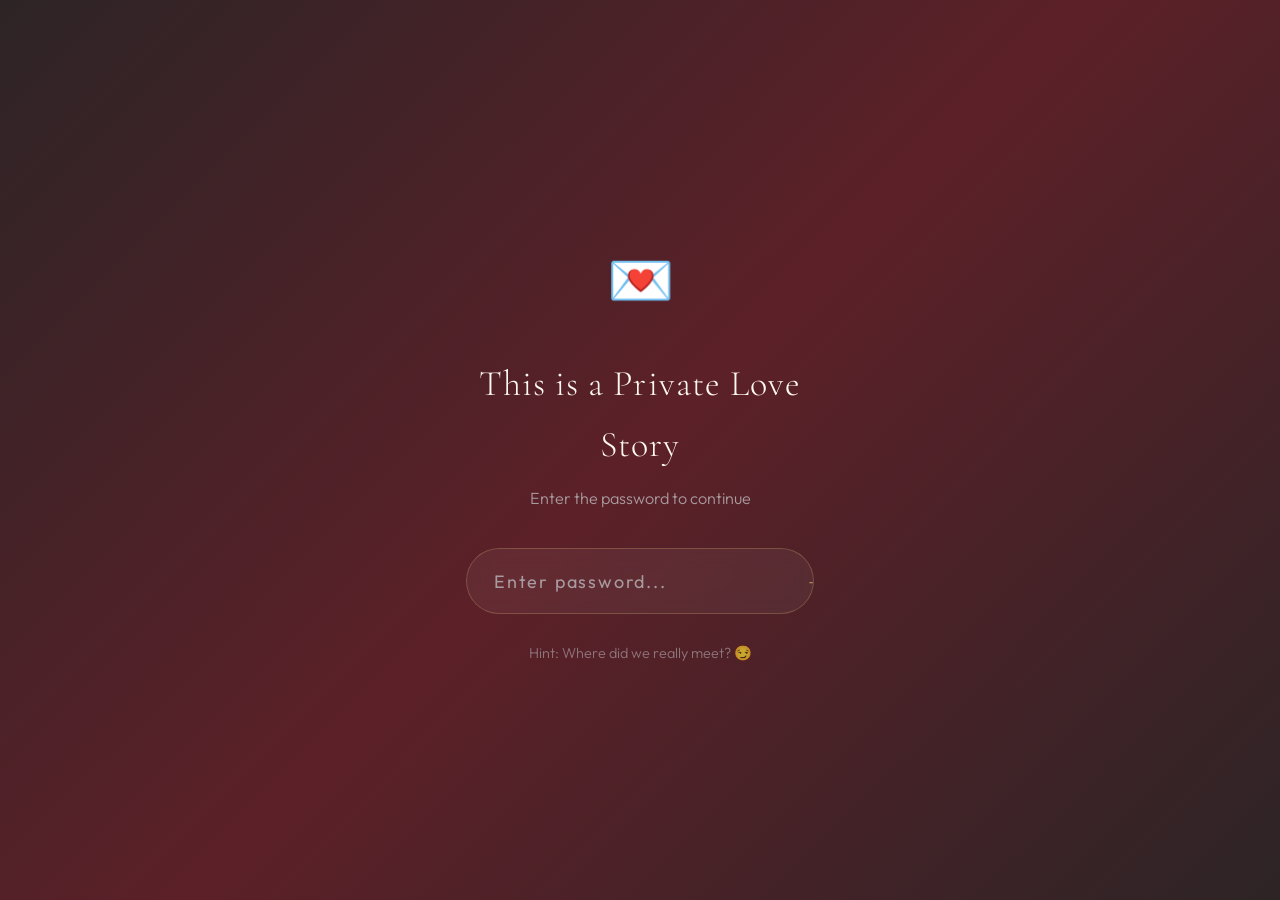
<file: index.html>
<!DOCTYPE html>
<html lang="en">
<head>
  <meta charset="UTF-8">
  <meta name="viewport" content="width=device-width, initial-scale=1.0">
  <title>Darci & Kris | Forever</title>
  <meta name="description" content="A love story.">
  <link rel="icon" href="data:image/svg+xml,<svg xmlns='http://www.w3.org/2000/svg' viewBox='0 0 100 100'><text y='.9em' font-size='90'>💍</text></svg>">
  <link rel="preconnect" href="https://fonts.googleapis.com">
  <link rel="preconnect" href="https://fonts.gstatic.com" crossorigin>
  <link href="https://fonts.googleapis.com/css2?family=Cormorant+Garamond:ital,wght@0,300;0,400;0,500;0,600;0,700;1,300;1,400;1,500&family=Great+Vibes&family=Lora:ital,wght@0,400;0,500;0,600;1,400;1,500&family=Outfit:wght@300;400;500&display=swap" rel="stylesheet">
  <link rel="stylesheet" href="css/style.css">
</head>
<body>

  <!-- ============ PASSWORD GATE ============ -->
  <div id="password-gate">
    <div class="gate-content">
      <div class="gate-icon">💌</div>
      <h1 class="gate-title">This is a Private Love Story</h1>
      <p class="gate-subtitle">Enter the password to continue</p>
      <div class="gate-input-wrap">
        <input type="password" id="password-input" placeholder="Enter password..." autocomplete="off">
        <button id="password-submit" aria-label="Submit password">→</button>
      </div>
      <p class="gate-hint">Hint: Where did we really meet? 😏</p>
      <p id="password-error" class="gate-error" hidden>That's not it, try again...</p>
    </div>
  </div>

  <!-- ============ LOADING SEQUENCE ============ -->
  <div id="loading-sequence" class="hidden">
    <div class="load-screen load-decrypt active" id="load-decrypt">
      <div class="load-dots"><span>.</span><span>.</span><span>.</span></div>
      <p class="load-text">Decrypting our memories</p>
    </div>
  </div>

  <script src="js/main.js"></script>
</body>
</html>
</file>
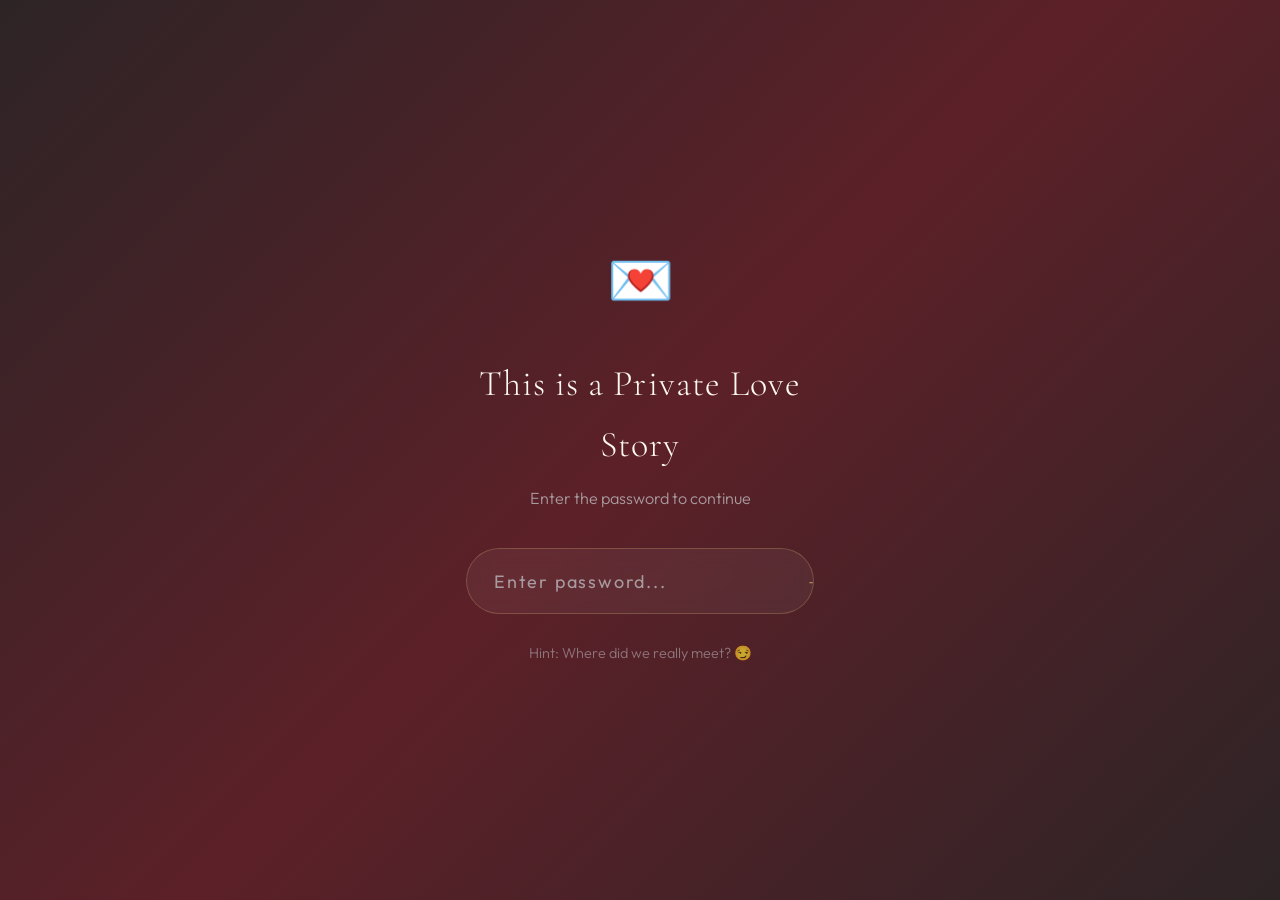
<file: chapter1.html>
<!DOCTYPE html>
<html lang="en">
<head>
  <meta charset="UTF-8">
  <meta name="viewport" content="width=device-width, initial-scale=1.0">
  <title>Chapter One: The Beginning | Darci & Kris</title>
  <meta name="description" content="A love story.">
  <link rel="icon" href="data:image/svg+xml,<svg xmlns='http://www.w3.org/2000/svg' viewBox='0 0 100 100'><text y='.9em' font-size='90'>💍</text></svg>">
  <link rel="preconnect" href="https://fonts.googleapis.com">
  <link rel="preconnect" href="https://fonts.gstatic.com" crossorigin>
  <link href="https://fonts.googleapis.com/css2?family=Cormorant+Garamond:ital,wght@0,300;0,400;0,500;0,600;0,700;1,300;1,400;1,500&family=Great+Vibes&family=Lora:ital,wght@0,400;0,500;0,600;1,400;1,500&family=Outfit:wght@300;400;500&display=swap" rel="stylesheet">
  <link rel="stylesheet" href="css/style.css">
</head>
<body>

  <canvas id="petals-canvas"></canvas>

  <div id="secret-egg">
    <button id="egg-btn" aria-label="A secret">💌</button>
  </div>

  <nav id="main-nav" class="visible" style="transform:translateY(0)">
    <div class="nav-inner">
      <a href="chapter1.html" class="nav-logo">D & K</a>
      <div class="nav-links">
        <a href="chapter1.html">The Beginning</a>
        <a href="chapter2.html">Adventures</a>
        <a href="chapter3.html">Our Love</a>
        <a href="chapter4.html">Our Future</a>
      </div>
      <button id="nav-hamburger" aria-label="Menu">
        <span></span><span></span><span></span>
      </button>
    </div>
    <div id="mobile-menu" class="hidden">
      <a href="chapter1.html">The Beginning</a>
      <a href="chapter2.html">Adventures</a>
      <a href="chapter3.html">Our Love</a>
      <a href="chapter4.html">Our Future</a>
    </div>
  </nav>

  <main id="chapter-content">

    <section id="hero">
      <div class="hero-bg">
        <img src="images/hero.jpg" alt="Darci and Kris together" class="hero-img" onerror="this.style.display='none'">
      </div>
      <div class="hero-overlay"></div>
      <div class="hero-content">
        <p class="hero-pre animate-in">From Our First Hello...</p>
        <h1 class="hero-title animate-in delay-1">To Forever.</h1>
        <a href="#our-story" class="hero-btn animate-in delay-2">Our Story</a>
      </div>
      <div class="scroll-indicator animate-in delay-3">
        <span></span>
      </div>
    </section>

    <section id="our-story">
      <div class="section-header animate-on-scroll">
        <p class="section-pre">Chapter One</p>
        <h2 class="section-title">Our Story</h2>
        <div class="section-divider"></div>
      </div>
      <div class="timeline">

        <div class="timeline-item animate-on-scroll" data-side="left">
          <div class="timeline-date">February 2025</div>
          <div class="timeline-card">
            <div class="timeline-img-wrap">
              <img src="images/timeline-met.jpg" alt="How we met" onerror="this.parentElement.classList.add('placeholder')">
              <div class="img-placeholder">📱 Photo of us</div>
            </div>
            <div class="timeline-text">
              <h3>We "Met"</h3>
              <p>Facebook Dating brought us together, though we like to say we met on Facebook Marketplace. Best deal either of us ever found.</p>
            </div>
          </div>
        </div>

        <div class="timeline-item animate-on-scroll" data-side="right">
          <div class="timeline-date">February 28, 2025</div>
          <div class="timeline-card">
            <div class="timeline-img-wrap">
              <img src="images/timeline-first-date.jpg" alt="First date" onerror="this.parentElement.classList.add('placeholder')">
              <div class="img-placeholder">🍽️ First date</div>
            </div>
            <div class="timeline-text">
              <h3>First Date &amp; First Kiss</h3>
              <p>Dinner at Cucina, drinks after, and our first kiss. I walked in nervous and walked out knowing my life was about to change.</p>
            </div>
          </div>
        </div>

        <div class="timeline-item animate-on-scroll" data-side="left">
          <div class="timeline-date">March 18, 2025</div>
          <div class="timeline-card">
            <div class="timeline-img-wrap">
              <img src="images/timeline-official.jpg" alt="The day we became official" onerror="this.parentElement.classList.add('placeholder')">
              <div class="img-placeholder">💕 Official day</div>
            </div>
            <div class="timeline-text">
              <h3>You Hired Me</h3>
              <p>I texted you a resume applying for the role of Girlfriend. You reviewed my qualifications and hired me on the spot. We celebrated at Saffron Valley that night. Best career move I ever made.</p>
            </div>
          </div>
        </div>

        <div class="timeline-item animate-on-scroll" data-side="right">
          <div class="timeline-date">March 25, 2025</div>
          <div class="timeline-card">
            <div class="timeline-img-wrap">
              <img src="images/timeline-topgolf.jpg" alt="Top Golf - meeting the kids" onerror="this.parentElement.classList.add('placeholder')">
              <div class="img-placeholder">⛳ Top Golf</div>
            </div>
            <div class="timeline-text">
              <h3>Meeting the Kids</h3>
              <p>Top Golf. The day you met Brielle and Gavyn. Watching the most important people in my life hit it off? That's the moment I knew this was real.</p>
            </div>
          </div>
        </div>

        <div class="timeline-item animate-on-scroll" data-side="left">
          <div class="timeline-date">April 4, 2025</div>
          <div class="timeline-card">
            <div class="timeline-img-wrap">
              <img src="images/timeline-parkcity.jpg" alt="Park City snowfall" onerror="this.parentElement.classList.add('placeholder')">
              <div class="img-placeholder">❄️ Park City</div>
            </div>
            <div class="timeline-text">
              <h3>Snowfall in Park City</h3>
              <p>Dinner at Eating Establishment, then a walk through the falling snow. Wine festival, hot tub, brunch at The Bridge. An entire weekend that felt like a movie. And the first time you told me you loved me.</p>
            </div>
          </div>
        </div>

        <div class="timeline-item animate-on-scroll" data-side="right">
          <div class="timeline-date">April 20, 2025</div>
          <div class="timeline-card">
            <div class="timeline-img-wrap">
              <img src="images/timeline-easter.jpg" alt="Easter party" onerror="this.parentElement.classList.add('placeholder')">
              <div class="img-placeholder">🐣 Easter party</div>
            </div>
            <div class="timeline-text">
              <h3>Our Worlds Blended</h3>
              <p>An Easter-themed birthday party. The day I got to see what our life could really look like. All of us, together. It just felt right.</p>
            </div>
          </div>
        </div>

        <div class="timeline-item animate-on-scroll" data-side="left">
          <div class="timeline-date">April 26, 2025</div>
          <div class="timeline-card">
            <div class="timeline-img-wrap">
              <img src="images/timeline-cameout.jpg" alt="A big day" onerror="this.parentElement.classList.add('placeholder')">
              <div class="img-placeholder">🌈 A big day</div>
            </div>
            <div class="timeline-text">
              <h3>The Bravest Day</h3>
              <p>Gavyn's soccer game. You met my mom. Lunch at Red Iguana. And then you came out to your mom. One of the biggest, bravest days. I've never been prouder of you.</p>
            </div>
          </div>
        </div>

        <div class="timeline-item animate-on-scroll" data-side="right">
          <div class="timeline-date">May 8, 2025</div>
          <div class="timeline-card">
            <div class="timeline-img-wrap">
              <img src="images/timeline-hike.jpg" alt="Wild Rose Hike" onerror="this.parentElement.classList.add('placeholder')">
              <div class="img-placeholder">🥾 Wild Rose</div>
            </div>
            <div class="timeline-text">
              <h3>Wild Rose Hike</h3>
              <p>Trails and fresh air, followed by a Reese's variety tasting. We're on a mission to try every single one. It's serious research.</p>
            </div>
          </div>
        </div>

        <div class="timeline-item animate-on-scroll" data-side="left">
          <div class="timeline-date">2025</div>
          <div class="timeline-card">
            <div class="timeline-img-wrap">
              <img src="images/timeline-moved-in.jpg" alt="Moving in together" onerror="this.parentElement.classList.add('placeholder')">
              <div class="img-placeholder">🏡 Home</div>
            </div>
            <div class="timeline-text">
              <h3>Building a Home</h3>
              <p>It happened gradually. You started staying more. Then you moved in with me. Home isn't a place. It's wherever we're together.</p>
            </div>
          </div>
        </div>

        <div class="timeline-item animate-on-scroll" data-side="right">
          <div class="timeline-date">May 31, 2025</div>
          <div class="timeline-card">
            <div class="timeline-img-wrap">
              <img src="images/timeline-busker.jpg" alt="Busker Festival" onerror="this.parentElement.classList.add('placeholder')">
              <div class="img-placeholder">🎶 Busker Fest</div>
            </div>
            <div class="timeline-text">
              <h3>State Street</h3>
              <p>Red Lotus for dinner, the Busker Festival, Rockwell ice cream, and I licked your face in the middle of State Street in downtown SLC. Peak romance? Absolutely.</p>
            </div>
          </div>
        </div>

        <div class="timeline-item animate-on-scroll" data-side="left">
          <div class="timeline-date">2025 &amp; 2026</div>
          <div class="timeline-card">
            <div class="timeline-img-wrap">
              <img src="images/timeline-concerts.jpg" alt="All our concerts" onerror="this.parentElement.classList.add('placeholder')">
              <div class="img-placeholder">🎵 Concerts</div>
            </div>
            <div class="timeline-text">
              <h3>Concert After Concert</h3>
              <p>Lady Gaga. Teddy Swims. Halsey. Hozier. Alex Warren. Bruno Mars. Black Keys. And that's just the start. Our love language might just be live music.</p>
            </div>
          </div>
        </div>

        <div class="timeline-item animate-on-scroll" data-side="right">
          <div class="timeline-date">2025 &amp; 2026</div>
          <div class="timeline-card">
            <div class="timeline-img-wrap">
              <img src="images/timeline-adventures.jpg" alt="Adventures together" onerror="this.parentElement.classList.add('placeholder')">
              <div class="img-placeholder">🌍 Adventures</div>
            </div>
            <div class="timeline-text">
              <h3>Adventures Everywhere</h3>
              <p>Amsterdam. Brussels. Bruges. Luxembourg. Nashville. Twin Falls. Alpine. Vegas. St. George. We're on a mission to see every state capital, and honestly, we're just getting started.</p>
            </div>
          </div>
        </div>

        <div class="timeline-item animate-on-scroll" data-side="left">
          <div class="timeline-date">50+ Dates & Counting</div>
          <div class="timeline-card">
            <div class="timeline-img-wrap">
              <img src="images/timeline-datenight.jpg" alt="Date nights" onerror="this.parentElement.classList.add('placeholder')">
              <div class="img-placeholder">🥂 Date nights</div>
            </div>
            <div class="timeline-text">
              <h3>Every Week, We Choose Each Other</h3>
              <p>Saffron Valley. Red Iguana. Cotton Bottom. Thai in Town. Smoked Taco. Slackwater. Comedy shows and Friday date nights. 50 dates in and I still get butterflies.</p>
            </div>
          </div>
        </div>

        <div class="timeline-item animate-on-scroll" data-side="right">
          <div class="timeline-date">Today & Forever</div>
          <div class="timeline-card timeline-card-special">
            <div class="timeline-img-wrap">
              <img src="images/timeline-future.jpg" alt="Our future" onerror="this.parentElement.classList.add('placeholder')">
              <div class="img-placeholder">✨ Our future</div>
            </div>
            <div class="timeline-text">
              <h3>The Next Chapter</h3>
              <p>Every chapter with you has been better than the last. And I have a feeling the next one is going to be the best yet...</p>
            </div>
          </div>
        </div>

      </div>
    </section>

    <div class="next-chapter">
      <a href="chapter2.html" class="next-chapter-link">
        <span class="next-label">Next Chapter</span>
        <span class="next-title">Our Adventures</span>
        <span class="next-arrow">↓</span>
      </a>
    </div>

  </main>

  <script src="js/main.js"></script>
</body>
</html>
</file>
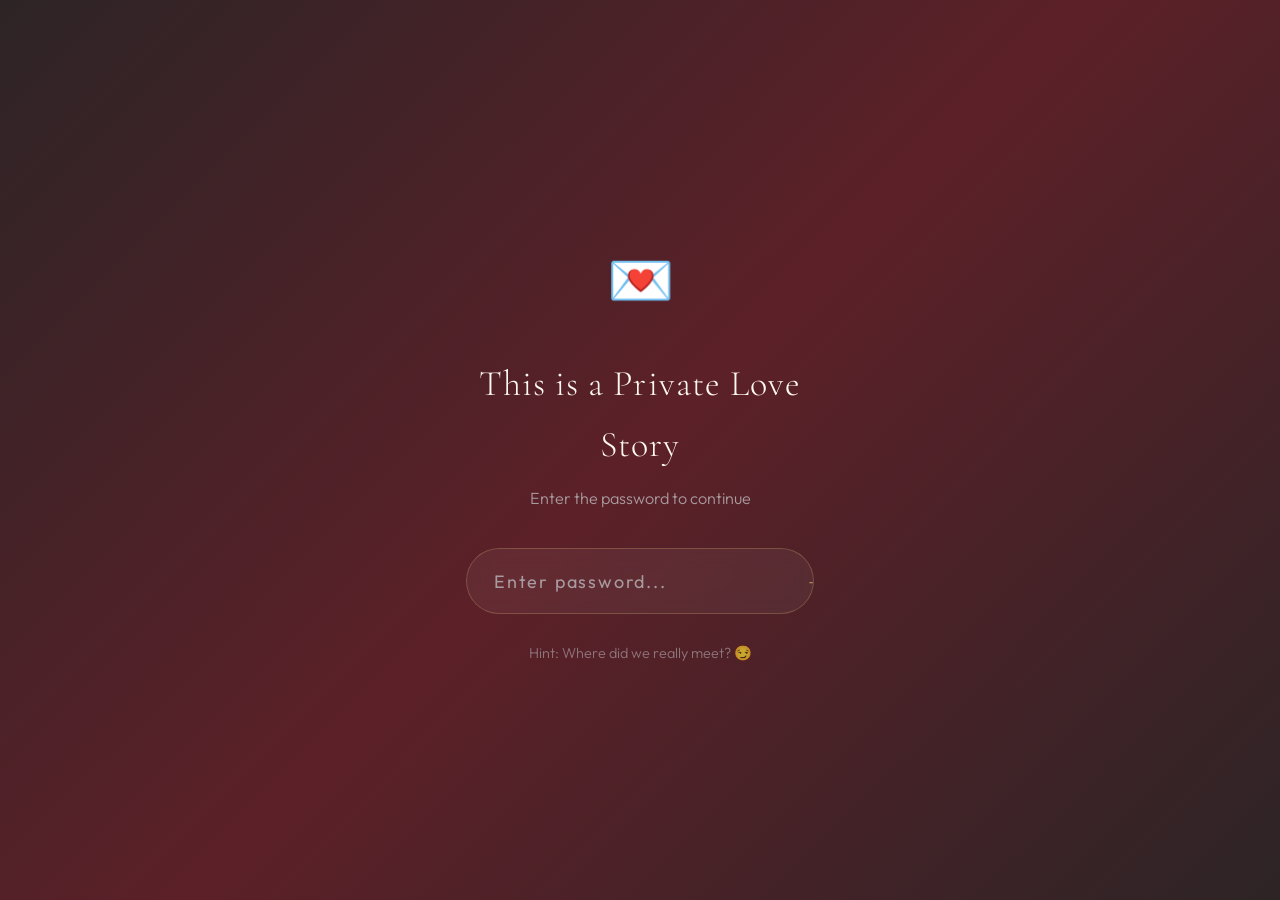
<file: chapter3.html>
<!DOCTYPE html>
<html lang="en">
<head>
  <meta charset="UTF-8">
  <meta name="viewport" content="width=device-width, initial-scale=1.0">
  <title>Chapter Three: Our Love | Darci & Kris</title>
  <meta name="description" content="A love story.">
  <link rel="icon" href="data:image/svg+xml,<svg xmlns='http://www.w3.org/2000/svg' viewBox='0 0 100 100'><text y='.9em' font-size='90'>💍</text></svg>">
  <link rel="preconnect" href="https://fonts.googleapis.com">
  <link rel="preconnect" href="https://fonts.gstatic.com" crossorigin>
  <link href="https://fonts.googleapis.com/css2?family=Cormorant+Garamond:ital,wght@0,300;0,400;0,500;0,600;0,700;1,300;1,400;1,500&family=Great+Vibes&family=Lora:ital,wght@0,400;0,500;0,600;1,400;1,500&family=Outfit:wght@300;400;500&display=swap" rel="stylesheet">
  <link rel="stylesheet" href="css/style.css">
</head>
<body>

  <canvas id="petals-canvas"></canvas>

  <div id="secret-egg">
    <button id="egg-btn" aria-label="A secret">💌</button>
  </div>

  <nav id="main-nav" class="visible" style="transform:translateY(0)">
    <div class="nav-inner">
      <a href="chapter1.html" class="nav-logo">D & K</a>
      <div class="nav-links">
        <a href="chapter1.html">The Beginning</a>
        <a href="chapter2.html">Adventures</a>
        <a href="chapter3.html">Our Love</a>
        <a href="chapter4.html">Our Future</a>
      </div>
      <button id="nav-hamburger" aria-label="Menu">
        <span></span><span></span><span></span>
      </button>
    </div>
    <div id="mobile-menu" class="hidden">
      <a href="chapter1.html">The Beginning</a>
      <a href="chapter2.html">Adventures</a>
      <a href="chapter3.html">Our Love</a>
      <a href="chapter4.html">Our Future</a>
    </div>
  </nav>

  <main id="chapter-content">

    <section class="chapter-title-card">
      <p class="chapter-number">Chapter Three</p>
      <h1 class="chapter-name">Our Love</h1>
    </section>

    <section id="resume">
      <div class="section-header animate-on-scroll">
        <p class="section-pre">Remember This?</p>
        <h2 class="section-title">The Resume, Revisited</h2>
        <div class="section-divider"></div>
        <p class="section-subtitle">I once sent you a resume to apply for the role of Your Girlfriend.<br>Consider this my application for a promotion.</p>
      </div>

      <div class="resume-container animate-on-scroll">
        <div class="resume-paper">
          <div class="resume-stamp">PROMOTION<br>REQUESTED</div>

          <h3 class="resume-heading">Application for the Position of: <span>Your Wife</span></h3>

          <p class="resume-meta"><strong>Name:</strong> Your Current Babe (but you can call me Darci, your future wife)</p>
          <p class="resume-meta"><strong>Contact:</strong> Already next to you on the couch. Permanently.</p>
          <p class="resume-meta"><strong>Location:</strong> Home. Our home. ❤️</p>

          <hr class="resume-hr">

          <h4 class="resume-section-title">Objective</h4>
          <p>To secure the lifetime role of <strong>Your Wife</strong>, offering unconditional love, a permanent plus-one, someone who will always let you pick the playlist (and only sneak Adele on when you're not looking), and a guarantee that you'll never have to make a restaurant reservation alone again.</p>

          <hr class="resume-hr">

          <h4 class="resume-section-title">Qualifications (Updated)</h4>
          <ul>
            <li><strong>Promoted</strong> from Certified Expert in Flirty Banter → Chief Romance Officer</li>
            <li>Hoodie Borrowing has evolved into a <strong>Full Wardrobe Merger</strong> (what's mine is yours, what's yours is also mine, except pink. But I will wear your leopard robe.)</li>
            <li>Award-Winning Snuggle Strategist → Now holds a <strong>PhD in Advanced Snuggling</strong></li>
            <li>From remembering your coffee order → Now I make it for you every single morning, and I will never stop</li>
            <li><strong>Expert-level</strong> at turning car rides into deep conversations</li>
            <li>Certified Laundry Fairy. You'll never have to ask. It just appears, clean and folded.</li>
          </ul>

          <hr class="resume-hr">

          <h4 class="resume-section-title">Experience</h4>

          <p class="resume-role"><strong>Professional Girlfriend</strong> <span>| March 18, 2025 to Present</span></p>
          <ul>
            <li>Showed up on night one and never left. No second interview needed.</li>
            <li>Was there for the bravest moment and will be there for every one after</li>
            <li>Earned trust from two tiny humans who don't hand it out easily</li>
            <li>Successfully integrated two households, two routines, and one shared Netflix queue with zero regrets</li>
            <li>Has never gone to bed without saying I love you. Not once.</li>
            <li>Zero sick days taken from Friday Date Night. Perfect attendance, no exceptions.</li>
          </ul>

          <p class="resume-role"><strong>Full-Time Adventure Partner</strong> <span>| Immediately Available</span></p>
          <ul>
            <li>Camping coordinator, concert buddy, and international travel companion</li>
            <li>Turns ordinary evenings into favorite memories</li>
            <li>Excellent at saying "yes" to spontaneous plans, especially if food is involved</li>
          </ul>

          <p class="resume-role"><strong>Communication & Reassurance Specialist</strong> <span>| 24/7, Forever</span></p>
          <ul>
            <li>Upgraded from random check-ins to knowing exactly what you need before you ask</li>
            <li>Professional-grade listener with zero-judgment policy</li>
            <li>Always the first call, the last goodnight, and everything in between</li>
          </ul>

          <hr class="resume-hr">

          <h4 class="resume-section-title">References</h4>
          <ul>
            <li>My kids still think I'm the best. Their taste remains impeccable.</li>
            <li>My friends, upgraded from "she's a catch" to "when's the wedding?"</li>
            <li>Everyone who's seen us together: "you two were made for each other"</li>
          </ul>

          <hr class="resume-hr">

          <h4 class="resume-section-title">Salary Expectations</h4>
          <p>Paid in forever kisses, lazy Sunday mornings, that laugh you do when you think no one's watching, and the way you reach for my hand without thinking about it.</p>

          <h4 class="resume-section-title">Benefits Package</h4>
          <p>Previously listed as "Hopefully includes unlimited cuddles and a forever contract."</p>
          <p><strong>Updated:</strong> The forever contract is now non-negotiable. I'm not going anywhere. ❤️</p>

          <div class="resume-footer">
            <p class="resume-note">P.S. You already hired me once. I'm just asking you to make it permanent.</p>
          </div>
        </div>
      </div>
    </section>

    <section id="reasons">
      <div class="section-header animate-on-scroll">
        <p class="section-pre">Let Me Count the Ways</p>
        <h2 class="section-title">Why I Love You</h2>
        <div class="section-divider"></div>
      </div>
      <div class="reasons-grid">
        <div class="reason-card animate-on-scroll">
          <div class="reason-icon">✨</div>
          <p>Your smile makes every single day brighter, even the hard ones.</p>
        </div>
        <div class="reason-card animate-on-scroll">
          <div class="reason-icon">🏠</div>
          <p>You're my safe place. My calm in every storm. My home.</p>
        </div>
        <div class="reason-card animate-on-scroll">
          <div class="reason-icon">🗺️</div>
          <p>The way you are with my kids. They love you. I love watching you with them.</p>
        </div>
        <div class="reason-card animate-on-scroll">
          <div class="reason-icon">💫</div>
          <p>You let me into every part of your life. Your world, your kids, your family. You made room for me and never made me feel like I had to earn it.</p>
        </div>
        <div class="reason-card animate-on-scroll">
          <div class="reason-icon">😂</div>
          <p>Hearing you laugh is my favorite sound in the world. Comedy shows, car rides, random Tuesday nights. I'd do anything to hear it.</p>
        </div>
        <div class="reason-card animate-on-scroll">
          <div class="reason-icon">🔥</div>
          <p>You showed me what it feels like to be fully, completely, unapologetically loved.</p>
        </div>
        <div class="reason-card animate-on-scroll">
          <div class="reason-icon">🎵</div>
          <p>The way you take care of me. You rushed me to Instacare when I cut my finger. I literally passed out and you came running. Most people just make you fall for them, you caught me.</p>
        </div>
        <div class="reason-card animate-on-scroll">
          <div class="reason-icon">🤝</div>
          <p>You continue to fight for us. Not because it's easy, but because we're worth it. That's the kind of love that changes a person.</p>
        </div>
        <div class="reason-card animate-on-scroll">
          <div class="reason-icon">♾️</div>
          <p>Because after all this time, my heart still races when you walk into the room.</p>
        </div>
      </div>
    </section>

    <div class="next-chapter">
      <a href="chapter4.html" class="next-chapter-link">
        <span class="next-label">Next Chapter</span>
        <span class="next-title">Our Future</span>
        <span class="next-arrow">↓</span>
      </a>
    </div>

  </main>

  <script src="js/main.js"></script>
</body>
</html>
</file>
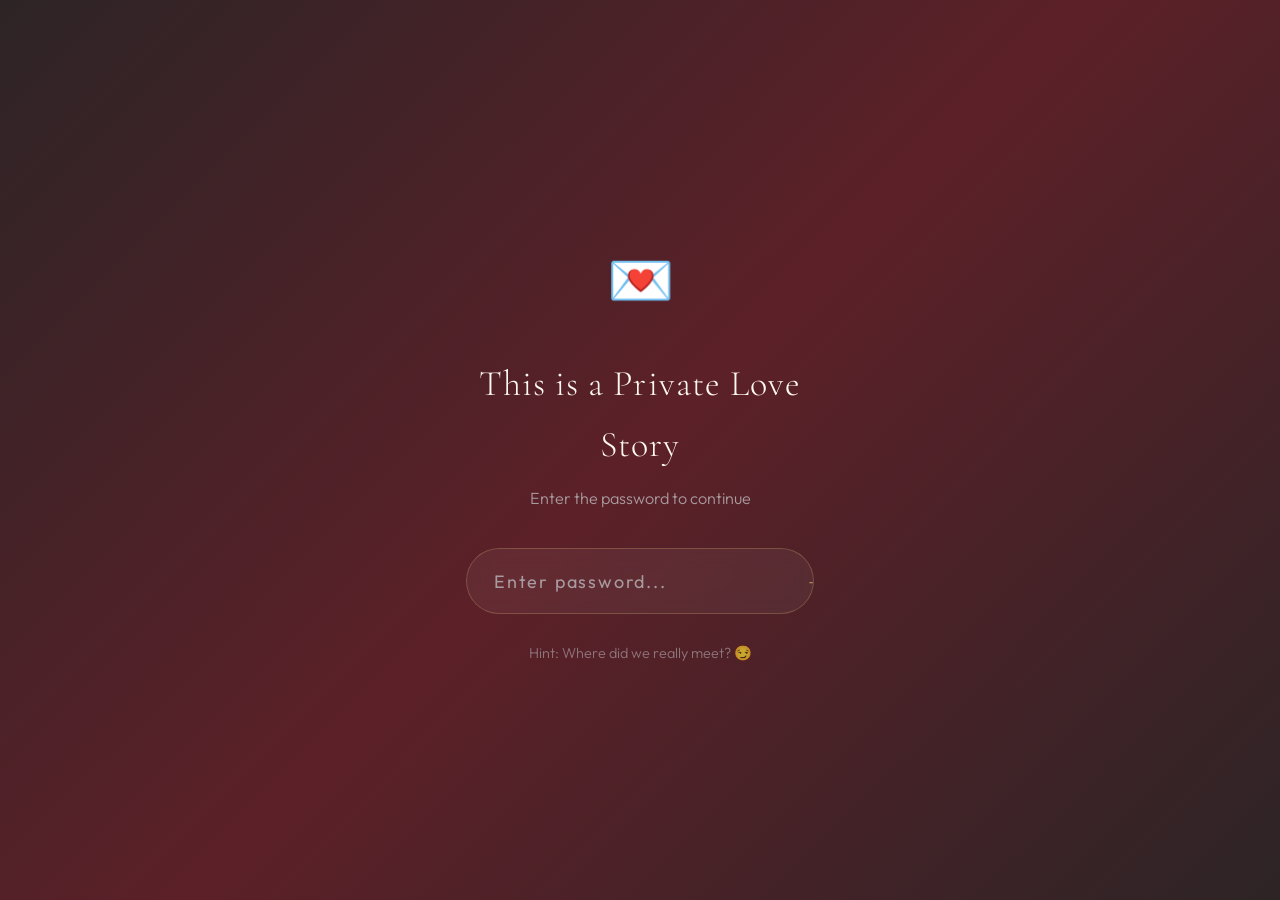
<file: d-vows.html>
<!DOCTYPE html>
<html lang="en">
<head>
  <meta charset="UTF-8">
  <meta name="viewport" content="width=device-width, initial-scale=1.0">
  <title>My Vows to You | Darci & Kris</title>
  <meta name="description" content="A love story.">
  <link rel="icon" href="data:image/svg+xml,<svg xmlns='http://www.w3.org/2000/svg' viewBox='0 0 100 100'><text y='.9em' font-size='90'>💍</text></svg>">
  <link rel="preconnect" href="https://fonts.googleapis.com">
  <link rel="preconnect" href="https://fonts.gstatic.com" crossorigin>
  <link href="https://fonts.googleapis.com/css2?family=Cormorant+Garamond:ital,wght@0,300;0,400;0,500;0,600;0,700;1,300;1,400;1,500&family=Great+Vibes&family=Lora:ital,wght@0,400;0,500;0,600;1,400;1,500&family=Outfit:wght@300;400;500&display=swap" rel="stylesheet">
  <link rel="stylesheet" href="css/style.css">
  <style>
    .vows-page {
      min-height: 100vh;
      display: flex;
      flex-direction: column;
      align-items: center;
      justify-content: center;
      padding: 4rem 2rem;
    }

    .vows-header {
      text-align: center;
      margin-bottom: 4rem;
    }

    .vows-pre {
      font-family: var(--font-clean);
      font-size: 0.8rem;
      letter-spacing: 0.25em;
      text-transform: uppercase;
      color: var(--gold);
      margin-bottom: 1rem;
    }

    .vows-title {
      font-family: var(--font-script);
      font-size: clamp(2.5rem, 7vw, 4.5rem);
      color: var(--wine);
      margin-bottom: 1rem;
    }

    .vows-divider {
      width: 60px;
      height: 1px;
      background: var(--gold);
      margin: 0 auto;
    }

    .vows-container {
      max-width: 650px;
      width: 100%;
    }

    .vow-card {
      background: var(--white);
      border-radius: 8px;
      padding: 3rem;
      margin-bottom: 2.5rem;
      box-shadow:
        0 2px 4px rgba(0,0,0,0.05),
        0 10px 40px rgba(0,0,0,0.08);
      border: 1px solid rgba(201, 169, 110, 0.15);
      position: relative;
    }

    .vow-card::before {
      content: '';
      position: absolute;
      top: 0;
      left: 0;
      right: 0;
      height: 3px;
      background: linear-gradient(90deg, var(--wine), var(--rose), var(--gold));
    }

    .vow-number {
      font-family: var(--font-heading);
      font-size: 3.5rem;
      font-weight: 300;
      color: var(--gold-light);
      line-height: 1;
      margin-bottom: 1rem;
    }

    .vow-card p {
      font-family: var(--font-body);
      font-size: 1.05rem;
      color: var(--charcoal);
      line-height: 1.9;
    }

    .vow-card p strong {
      color: var(--wine);
      font-weight: 600;
    }

    .vows-closing {
      text-align: center;
      margin-top: 2rem;
      padding: 3rem 2rem;
    }

    .vows-closing-text {
      font-family: var(--font-heading);
      font-size: 1.6rem;
      font-weight: 300;
      color: var(--wine);
      line-height: 1.8;
      max-width: 550px;
      margin: 0 auto 1.5rem;
    }

    .vows-signature {
      font-family: var(--font-script);
      font-size: 2.5rem;
      color: var(--rose);
    }

    .vows-back {
      display: inline-block;
      margin-top: 3rem;
      font-family: var(--font-clean);
      font-size: 0.85rem;
      letter-spacing: 0.15em;
      text-transform: uppercase;
      color: var(--warm-gray-light);
      border: 1px solid var(--gold);
      padding: 0.8rem 2rem;
      border-radius: 50px;
      transition: all 0.3s;
    }

    .vows-back:hover {
      background: var(--gold);
      color: var(--charcoal);
    }

    @media (max-width: 600px) {
      .vow-card {
        padding: 2rem 1.5rem;
      }
    }
  </style>
</head>
<body>

  <canvas id="petals-canvas"></canvas>

  <main id="chapter-content" class="vows-page">

    <div class="vows-header">
      <p class="vows-pre">For Your Eyes Only</p>
      <h1 class="vows-title">My Vows to You</h1>
      <div class="vows-divider"></div>
    </div>

    <div class="vows-container">

      <div class="vow-card animate-on-scroll">
        <div class="vow-number">I.</div>
        <p><strong>I vow to choose you every single day.</strong> Not just on the easy days when we're laughing over dinner or singing along at a concert. On the hard days too. The tired days, the frustrating days, the days when life doesn't look like the version we planned. I will choose you first, every time.</p>
      </div>

      <div class="vow-card animate-on-scroll">
        <div class="vow-number">II.</div>
        <p><strong>I vow to never stop showing up.</strong> The way you show up for me changed what I thought love could be. I promise to match that energy. To be steady. To be present. To never leave you wondering where you stand with me. You will always know.</p>
      </div>

      <div class="vow-card animate-on-scroll">
        <div class="vow-number">III.</div>
        <p><strong>I vow to bring you coffee every single morning.</strong> Even when we're not getting along. Even when you hogged the blankets. Even when I'm annoyed and haven't said why yet. The coffee comes first. Everything else can wait.</p>
      </div>

      <div class="vow-card animate-on-scroll">
        <div class="vow-number">IV.</div>
        <p><strong>I vow to be your laundry fairy forever.</strong> It will just appear, clean and folded, like magic. You will never have to ask. You will never have to wonder. This is the hill I will die on and the one domestic superpower I will never retire.</p>
      </div>

      <div class="vow-card animate-on-scroll">
        <div class="vow-number">V.</div>
        <p><strong>I vow to protect our Friday nights.</strong> No matter how busy life gets. A new restaurant, a couch night, a walk to nowhere. The tradition matters less than the promise behind it: we will never stop dating each other.</p>
      </div>

      <div class="vow-card animate-on-scroll">
        <div class="vow-number">VI.</div>
        <p><strong>I vow to keep asking.</strong> How was your day. What are you feeling. What's your favorite part. What do you need from me. I will never assume I already know. I will keep learning you for the rest of my life, because you are worth paying attention to.</p>
      </div>

      <div class="vow-card animate-on-scroll">
        <div class="vow-number">VII.</div>
        <p><strong>I vow to try to change the radio when Adele comes on.</strong> Try. I said try. No guarantees. Sometimes "Someone Like You" just needs to happen and you're going to have to accept that about me. But I will at least reach for the dial. Most of the time.</p>
      </div>

      <div class="vow-card animate-on-scroll">
        <div class="vow-number">VIII.</div>
        <p><strong>I vow to be brave because you taught me how.</strong> You opened your entire world to me. You let me in when it would have been easier not to. I promise to match your courage. To say the hard things out loud. To never hide from you.</p>
      </div>

      <div class="vow-card animate-on-scroll">
        <div class="vow-number">IX.</div>
        <p><strong>I vow to love you when you don't feel loveable.</strong> You do that for me. You love me through the mess, the doubt, the days I can't see what you see in me. I promise to do the same. You will never have to earn my love. It is yours. It has been yours.</p>
      </div>

      <div class="vow-card animate-on-scroll">
        <div class="vow-number">X.</div>
        <p><strong>I vow to keep our list growing.</strong> More states, more capitals, more countries, more trails, more concerts, more restaurants we can't pronounce. I vow to always say yes when you say "should we try it?" and to never let us get comfortable enough to stop exploring.</p>
      </div>

      <div class="vow-card animate-on-scroll">
        <div class="vow-number">XI.</div>
        <p><strong>I vow to laugh with you every single day.</strong> At comedy shows. At bad reality TV. At ourselves. At the things only we find funny. I will never let a day pass without finding something to laugh about together, because nothing sounds better than you laughing.</p>
      </div>

      <div class="vow-card animate-on-scroll">
        <div class="vow-number">XII.</div>
        <p><strong>I vow to never stop saying it.</strong> I love you. Out loud. Every morning, every night, and at random moments in between when it hits me all over again that I get to do this life with you. You will hear it so often you'll roll your eyes, and I still won't stop.</p>
      </div>

    </div>

    <div class="vows-closing">
      <p class="vows-closing-text">These are my promises to you. Not just for the wedding day, but for every single day after. You are my forever.</p>
      <p class="vows-signature">Darci</p>
      <a href="chapter4.html" class="vows-back">Back to Our Future</a>
    </div>

  </main>

  <script src="js/main.js"></script>
</body>
</html>
</file>
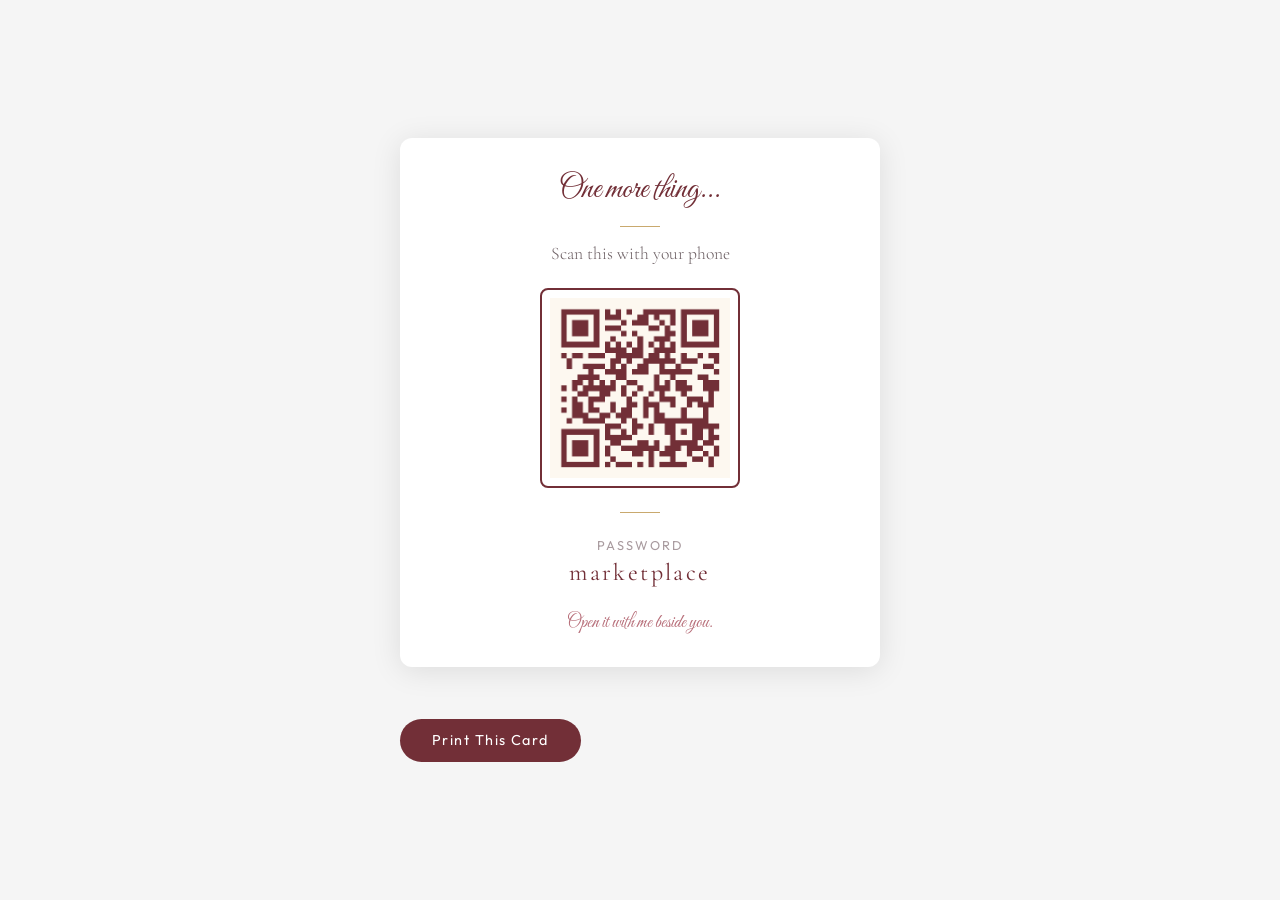
<file: envelope.html>
<!DOCTYPE html>
<html lang="en">
<head>
  <meta charset="UTF-8">
  <meta name="viewport" content="width=device-width, initial-scale=1.0">
  <title>Print Envelope</title>
  <link href="https://fonts.googleapis.com/css2?family=Cormorant+Garamond:wght@300;400;500&family=Great+Vibes&family=Outfit:wght@300;400&display=swap" rel="stylesheet">
  <style>
    * { margin: 0; padding: 0; box-sizing: border-box; }
    body {
      font-family: 'Outfit', sans-serif;
      background: #f5f5f5;
      display: flex;
      align-items: center;
      justify-content: center;
      min-height: 100vh;
      padding: 2rem;
    }
    .card {
      background: white;
      width: 5in;
      padding: 2rem;
      text-align: center;
      border-radius: 12px;
      box-shadow: 0 4px 30px rgba(0,0,0,0.1);
    }
    .card-title {
      font-family: 'Great Vibes', cursive;
      font-size: 2rem;
      color: #722F37;
      margin-bottom: 0.5rem;
    }
    .card-subtitle {
      font-family: 'Cormorant Garamond', serif;
      font-size: 1.1rem;
      font-weight: 300;
      color: #6B5E62;
      margin-bottom: 1.5rem;
    }
    .qr-container {
      margin: 1.5rem auto;
      width: 200px;
      height: 200px;
    }
    .qr-container svg {
      width: 100%;
      height: 100%;
    }
    .password-label {
      font-family: 'Outfit', sans-serif;
      font-size: 0.8rem;
      color: #A89A9E;
      letter-spacing: 0.15em;
      text-transform: uppercase;
      margin-top: 1.5rem;
      margin-bottom: 0.3rem;
    }
    .password-value {
      font-family: 'Cormorant Garamond', serif;
      font-size: 1.5rem;
      color: #722F37;
      letter-spacing: 0.1em;
    }
    .card-footer {
      font-family: 'Great Vibes', cursive;
      font-size: 1.2rem;
      color: #B76E79;
      margin-top: 1.5rem;
    }
    .divider {
      width: 40px;
      height: 1px;
      background: #C9A96E;
      margin: 1rem auto;
    }
    .print-btn {
      margin-top: 2rem;
      padding: 0.8rem 2rem;
      background: #722F37;
      color: white;
      border: none;
      border-radius: 30px;
      font-family: 'Outfit', sans-serif;
      font-size: 0.9rem;
      cursor: pointer;
      letter-spacing: 0.1em;
    }
    .print-btn:hover { background: #5C2028; }
    @media print {
      body { background: white; }
      .card { box-shadow: none; border: 1px solid #eee; }
      .print-btn { display: none; }
    }
  </style>
</head>
<body>
  <div>
    <div class="card">
      <p class="card-title">One more thing...</p>
      <div class="divider"></div>
      <p class="card-subtitle">Scan this with your phone</p>
      <div class="qr-container" id="qr"></div>
      <div class="divider"></div>
      <p class="password-label">Password</p>
      <p class="password-value">marketplace</p>
      <p class="card-footer">Open it with me beside you.</p>
    </div>
    <br>
    <button class="print-btn" onclick="window.print()">Print This Card</button>
  </div>

  <script>
    // Simple QR code generator for the URL
    // Using a minimal QR SVG approach
    const url = 'https://kris-darci-forever.netlify.app';
    const qrContainer = document.getElementById('qr');

    // Generate QR code using a canvas-free SVG approach via API-less encoding
    // For simplicity, we'll create a styled link box since true QR generation
    // requires a library. Replace this SVG with a real QR code image.
    const size = 200;
    const moduleCount = 25;
    const moduleSize = size / moduleCount;

    // Encode URL into a simple visual pattern (placeholder - replace with real QR)
    // For the actual proposal, screenshot a QR code from any generator and save as images/qr.png
    qrContainer.innerHTML = `
      <div style="width:200px;height:200px;display:flex;align-items:center;justify-content:center;border:2px solid #722F37;border-radius:8px;flex-direction:column;gap:0.5rem;">
        <img src="images/qr.png" alt="QR Code" style="width:180px;height:180px;object-fit:contain;" onerror="this.parentElement.innerHTML='<p style=\\'font-size:0.8rem;color:#6B5E62;text-align:center;padding:1rem;\\'>Save a QR code for<br><strong>kris-darci-forever.netlify.app</strong><br>as images/qr.png</p>'">
      </div>
    `;
  </script>
</body>
</html>
</file>
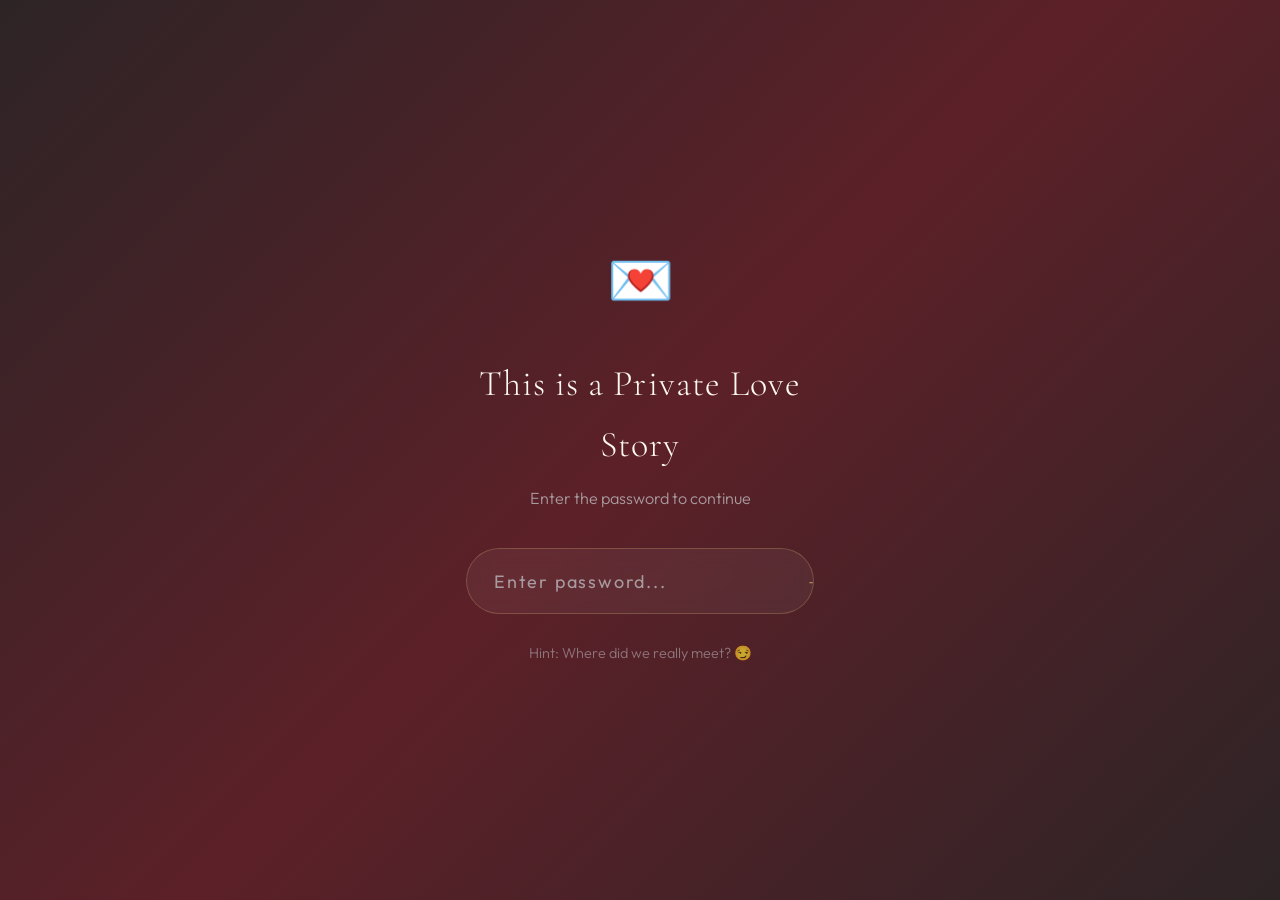
<file: vows.html>
<!DOCTYPE html>
<html lang="en">
<head>
  <meta charset="UTF-8">
  <meta name="viewport" content="width=device-width, initial-scale=1.0">
  <title>My Vows to You | Darci & Kris</title>
  <meta name="description" content="A love story.">
  <link rel="icon" href="data:image/svg+xml,<svg xmlns='http://www.w3.org/2000/svg' viewBox='0 0 100 100'><text y='.9em' font-size='90'>💍</text></svg>">
  <link rel="preconnect" href="https://fonts.googleapis.com">
  <link rel="preconnect" href="https://fonts.gstatic.com" crossorigin>
  <link href="https://fonts.googleapis.com/css2?family=Cormorant+Garamond:ital,wght@0,300;0,400;0,500;0,600;0,700;1,300;1,400;1,500&family=Great+Vibes&family=Lora:ital,wght@0,400;0,500;0,600;1,400;1,500&family=Outfit:wght@300;400;500&display=swap" rel="stylesheet">
  <link rel="stylesheet" href="css/style.css">
  <style>
    .vows-page {
      min-height: 100vh;
      display: flex;
      flex-direction: column;
      align-items: center;
      justify-content: center;
      padding: 4rem 2rem;
    }

    .vows-header {
      text-align: center;
      margin-bottom: 4rem;
    }

    .vows-pre {
      font-family: var(--font-clean);
      font-size: 0.8rem;
      letter-spacing: 0.25em;
      text-transform: uppercase;
      color: var(--gold);
      margin-bottom: 1rem;
    }

    .vows-title {
      font-family: var(--font-script);
      font-size: clamp(2.5rem, 7vw, 4.5rem);
      color: var(--wine);
      margin-bottom: 1rem;
    }

    .vows-divider {
      width: 60px;
      height: 1px;
      background: var(--gold);
      margin: 0 auto;
    }

    .vows-container {
      max-width: 650px;
      width: 100%;
    }

    .vow-card {
      background: var(--white);
      border-radius: 8px;
      padding: 3rem;
      margin-bottom: 2.5rem;
      box-shadow:
        0 2px 4px rgba(0,0,0,0.05),
        0 10px 40px rgba(0,0,0,0.08);
      border: 1px solid rgba(201, 169, 110, 0.15);
      position: relative;
    }

    .vow-card::before {
      content: '';
      position: absolute;
      top: 0;
      left: 0;
      right: 0;
      height: 3px;
      background: linear-gradient(90deg, var(--wine), var(--rose), var(--gold));
    }

    .vow-number {
      font-family: var(--font-heading);
      font-size: 3.5rem;
      font-weight: 300;
      color: var(--gold-light);
      line-height: 1;
      margin-bottom: 1rem;
    }

    .vow-card p {
      font-family: var(--font-body);
      font-size: 1.05rem;
      color: var(--charcoal);
      line-height: 1.9;
    }

    .vow-card p strong {
      color: var(--wine);
      font-weight: 600;
    }

    .vows-closing {
      text-align: center;
      margin-top: 2rem;
      padding: 3rem 2rem;
    }

    .vows-closing-text {
      font-family: var(--font-heading);
      font-size: 1.6rem;
      font-weight: 300;
      color: var(--wine);
      line-height: 1.8;
      max-width: 550px;
      margin: 0 auto 1.5rem;
    }

    .vows-signature {
      font-family: var(--font-script);
      font-size: 2.5rem;
      color: var(--rose);
    }

    .vows-back {
      display: inline-block;
      margin-top: 3rem;
      font-family: var(--font-clean);
      font-size: 0.85rem;
      letter-spacing: 0.15em;
      text-transform: uppercase;
      color: var(--warm-gray-light);
      border: 1px solid var(--gold);
      padding: 0.8rem 2rem;
      border-radius: 50px;
      transition: all 0.3s;
    }

    .vows-back:hover {
      background: var(--gold);
      color: var(--charcoal);
    }

    @media (max-width: 600px) {
      .vow-card {
        padding: 2rem 1.5rem;
      }
    }
  </style>
</head>
<body>

  <canvas id="petals-canvas"></canvas>

  <main id="chapter-content" class="vows-page">

    <div class="vows-header">
      <p class="vows-pre">For Your Eyes Only</p>
      <h1 class="vows-title">My Vows to You</h1>
      <div class="vows-divider"></div>
    </div>

    <div class="vows-container">

      <div class="vow-card animate-on-scroll">
        <div class="vow-number">I.</div>
        <p><strong>I vow to choose you every single day.</strong> Not just on the easy days when we're laughing over dinner or dancing at a concert. On the hard days too. The tired days, the frustrating days, the days when life doesn't look like the version we planned. I will choose you first, every time.</p>
      </div>

      <div class="vow-card animate-on-scroll">
        <div class="vow-number">II.</div>
        <p><strong>I vow to never stop showing up.</strong> The way you show up for me changed what I thought love could be. I promise to match that energy. To be steady. To be present. To never leave you wondering where you stand with me. You will always know.</p>
      </div>

      <div class="vow-card animate-on-scroll">
        <div class="vow-number">III.</div>
        <p><strong>I vow to bring you coffee every single morning.</strong> Even when we're not getting along. Even when you hogged the blankets. Even when I'm annoyed and haven't said why yet. The coffee comes first. We can fight after.</p>
      </div>

      <div class="vow-card animate-on-scroll">
        <div class="vow-number">IV.</div>
        <p><strong>I vow to be your laundry fairy forever.</strong> It will just appear, clean and folded, like magic. You will never have to ask. You will never have to wonder. This is the hill I will die on and the one domestic superpower I will never retire.</p>
      </div>

      <div class="vow-card animate-on-scroll">
        <div class="vow-number">V.</div>
        <p><strong>I vow to protect our Friday nights.</strong> No matter how busy life gets, I will guard that time for us. A new restaurant, a couch night, a walk to nowhere. The tradition matters less than the promise behind it: we will never stop dating each other.</p>
      </div>

      <div class="vow-card animate-on-scroll">
        <div class="vow-number">VI.</div>
        <p><strong>I vow to keep asking.</strong> How was your day. What are you feeling. What's your favorite part. What do you need from me. I will never assume I already know. I will keep learning you for the rest of my life, because you are worth paying attention to.</p>
      </div>

      <div class="vow-card animate-on-scroll">
        <div class="vow-number">VII.</div>
        <p><strong>I vow to try to change the radio when Adele comes on.</strong> Try. I said try. No guarantees. Sometimes "Someone Like You" just needs to happen and you're going to have to accept that about me. But I will at least reach for the dial. Most of the time.</p>
      </div>

      <div class="vow-card animate-on-scroll">
        <div class="vow-number">VIII.</div>
        <p><strong>I vow to be brave because you taught me how.</strong> You opened your entire world to me. You let me in when it would have been easier not to. I promise to match your courage. To say the hard things out loud. To never hide from you.</p>
      </div>

      <div class="vow-card animate-on-scroll">
        <div class="vow-number">IX.</div>
        <p><strong>I vow to love you when you don't feel loveable.</strong> You do that for me. You love me through the mess, the doubt, the days I can't see what you see in me. I promise to do the same. You will never have to earn my love. It is yours. It has been yours.</p>
      </div>

      <div class="vow-card animate-on-scroll">
        <div class="vow-number">X.</div>
        <p><strong>I vow to keep our list growing.</strong> More states, more capitals, more countries, more trails, more concerts, more restaurants we can't pronounce. I vow to always say yes when you say "should we try it?" and to never let us get comfortable enough to stop exploring.</p>
      </div>

      <div class="vow-card animate-on-scroll">
        <div class="vow-number">XI.</div>
        <p><strong>I vow to laugh with you every single day.</strong> At comedy shows. At bad reality TV. At ourselves. At the things only we find funny. I will never let a day pass without finding something to laugh about together, because your laugh is the sound my whole life changed to.</p>
      </div>

      <div class="vow-card animate-on-scroll">
        <div class="vow-number">XII.</div>
        <p><strong>I vow to never stop saying it.</strong> I love you. Out loud. Every morning, every night, and at random moments in between when it hits me all over again that I get to do this life with you. You will hear it so often you'll roll your eyes, and I still won't stop.</p>
      </div>

    </div>

    <div class="vows-closing">
      <p class="vows-closing-text">These are my promises to you. Not just for the wedding day, but for every single day after. You are my forever.</p>
      <p class="vows-signature">Darci</p>
      <a href="chapter4.html" class="vows-back">Back to Our Future</a>
    </div>

  </main>

  <script src="js/main.js"></script>
</body>
</html>
</file>
<file: css/style.css>
/* ============================================
   DARCI & KRIS | FOREVER
   Proposal Website Styles
   ============================================ */

/* ---------- RESET & BASE ---------- */
*, *::before, *::after {
  margin: 0;
  padding: 0;
  box-sizing: border-box;
}

:root {
  --cream: #FDF8F0;
  --ivory: #FAF5EE;
  --blush: #E8C4C4;
  --rose: #B76E79;
  --rose-light: #D4A0A8;
  --mauve: #916572;
  --wine: #722F37;
  --wine-deep: #5C2028;
  --gold: #C9A96E;
  --gold-light: #E8D5A3;
  --sage: #9CAF88;
  --charcoal: #2D2426;
  --warm-gray: #6B5E62;
  --warm-gray-light: #A89A9E;
  --white: #FFFFFF;
  --font-script: 'Great Vibes', cursive;
  --font-heading: 'Cormorant Garamond', serif;
  --font-body: 'Lora', serif;
  --font-clean: 'Outfit', sans-serif;
}

html {
  scroll-behavior: smooth;
  font-size: 18px;
  -webkit-font-smoothing: antialiased;
  overflow-x: hidden;
}

body {
  font-family: var(--font-body);
  color: var(--charcoal);
  background: var(--cream);
  line-height: 1.7;
  overflow-x: hidden;
}

img {
  max-width: 100%;
  height: auto;
  display: block;
}

a {
  color: inherit;
  text-decoration: none;
}

button {
  cursor: pointer;
  border: none;
  background: none;
  font-family: inherit;
}

.hidden {
  display: none !important;
}

/* ---------- PASSWORD GATE ---------- */
#password-gate {
  position: fixed;
  inset: 0;
  z-index: 10000;
  background: linear-gradient(135deg, var(--charcoal) 0%, var(--wine-deep) 50%, var(--charcoal) 100%);
  display: flex;
  align-items: center;
  justify-content: center;
  animation: gateGlow 8s ease-in-out infinite;
}

@keyframes gateGlow {
  0%, 100% { background-position: 0% 50%; }
  50% { background-position: 100% 50%; }
}

.gate-content {
  text-align: center;
  padding: 2rem;
  max-width: 420px;
  width: 100%;
}

.gate-icon {
  font-size: 3rem;
  margin-bottom: 1.5rem;
  animation: float 3s ease-in-out infinite;
}

@keyframes float {
  0%, 100% { transform: translateY(0); }
  50% { transform: translateY(-10px); }
}

.gate-title {
  font-family: var(--font-heading);
  font-size: 2rem;
  font-weight: 300;
  color: var(--cream);
  margin-bottom: 0.5rem;
  letter-spacing: 0.03em;
}

.gate-subtitle {
  font-family: var(--font-clean);
  font-size: 0.9rem;
  color: var(--warm-gray-light);
  margin-bottom: 2rem;
  font-weight: 300;
}

.gate-input-wrap {
  display: flex;
  gap: 0;
  border: 1px solid rgba(201, 169, 110, 0.3);
  border-radius: 50px;
  overflow: hidden;
  background: rgba(255, 255, 255, 0.05);
  backdrop-filter: blur(10px);
  transition: border-color 0.3s;
}

.gate-input-wrap:focus-within {
  border-color: var(--gold);
}

#password-input {
  flex: 1;
  padding: 1rem 1.5rem;
  background: transparent;
  border: none;
  color: var(--cream);
  font-family: var(--font-clean);
  font-size: 1rem;
  outline: none;
  letter-spacing: 0.1em;
}

#password-input::placeholder {
  color: var(--warm-gray-light);
}

#password-submit {
  padding: 1rem 1.5rem;
  color: var(--gold);
  font-size: 1.2rem;
  transition: color 0.3s, transform 0.3s;
}

#password-submit:hover {
  color: var(--gold-light);
  transform: translateX(3px);
}

.gate-hint {
  font-family: var(--font-clean);
  font-size: 0.8rem;
  color: var(--warm-gray-light);
  margin-top: 1.5rem;
  font-weight: 300;
  opacity: 0.7;
}

.gate-error {
  font-family: var(--font-clean);
  font-size: 0.85rem;
  color: var(--rose);
  margin-top: 1rem;
}

/* ---------- PETALS CANVAS ---------- */
#petals-canvas {
  position: fixed;
  inset: 0;
  z-index: 9998;
  pointer-events: none;
  width: 100%;
  height: 100%;
}

/* ---------- SECRET EASTER EGG ---------- */
#secret-egg {
  position: fixed;
  bottom: 2rem;
  right: 2rem;
  z-index: 9999;
  animation: eggBounce 2s ease-in-out infinite;
}

#egg-btn {
  width: 50px;
  height: 50px;
  border-radius: 50%;
  background: rgba(45, 36, 38, 0.7);
  backdrop-filter: blur(10px);
  font-size: 1.4rem;
  display: flex;
  align-items: center;
  justify-content: center;
  border: 1px solid rgba(201, 169, 110, 0.3);
  cursor: pointer;
  transition: transform 0.3s, box-shadow 0.3s;
}

#egg-btn:hover {
  transform: scale(1.15);
  box-shadow: 0 0 20px rgba(201, 169, 110, 0.4);
}

@keyframes eggBounce {
  0%, 100% { transform: translateY(0); }
  50% { transform: translateY(-6px); }
}

/* ---------- NAVIGATION ---------- */
#main-nav {
  position: fixed;
  top: 0;
  left: 0;
  right: 0;
  z-index: 9000;
  background: rgba(253, 248, 240, 0.95);
  backdrop-filter: blur(20px);
  border-bottom: 1px solid rgba(201, 169, 110, 0.15);
  transition: transform 0.4s ease;
  transform: translateY(-100%);
}

#main-nav.visible {
  transform: translateY(0);
}

.nav-inner {
  max-width: 1200px;
  margin: 0 auto;
  padding: 0.8rem 2rem;
  display: flex;
  align-items: center;
  justify-content: space-between;
}

.nav-logo {
  font-family: var(--font-script);
  font-size: 1.8rem;
  color: var(--wine);
}

.nav-links {
  display: flex;
  gap: 2rem;
}

.nav-links a {
  font-family: var(--font-clean);
  font-size: 0.85rem;
  font-weight: 400;
  color: var(--warm-gray);
  letter-spacing: 0.05em;
  text-transform: uppercase;
  transition: color 0.3s;
  position: relative;
}

.nav-links a::after {
  content: '';
  position: absolute;
  bottom: -4px;
  left: 0;
  width: 0;
  height: 1px;
  background: var(--rose);
  transition: width 0.3s;
}

.nav-links a:hover {
  color: var(--wine);
}

.nav-links a:hover::after {
  width: 100%;
}

#nav-hamburger {
  display: none;
  flex-direction: column;
  gap: 5px;
  padding: 0.5rem;
}

#nav-hamburger span {
  display: block;
  width: 22px;
  height: 2px;
  background: var(--charcoal);
  transition: all 0.3s;
}

#mobile-menu {
  padding: 1rem 2rem 1.5rem;
  display: flex;
  flex-direction: column;
  gap: 1rem;
}

#mobile-menu a {
  font-family: var(--font-clean);
  font-size: 0.95rem;
  color: var(--warm-gray);
  padding: 0.5rem 0;
  border-bottom: 1px solid rgba(201, 169, 110, 0.1);
}

@media (max-width: 768px) {
  .nav-links { display: none; }
  #nav-hamburger { display: flex; }
}

/* ---------- LOADING SEQUENCE ---------- */
#loading-sequence {
  position: fixed;
  inset: 0;
  z-index: 10000;
}

.load-screen {
  position: absolute;
  inset: 0;
  background: var(--charcoal);
  display: flex;
  flex-direction: column;
  align-items: center;
  justify-content: center;
  padding: 2rem;
  text-align: center;
  opacity: 0;
  pointer-events: none;
  transition: opacity 0.8s ease;
  cursor: pointer;
}

.load-screen.active {
  opacity: 1;
  pointer-events: auto;
}

.load-decrypt {
  cursor: default;
}

.load-text {
  font-family: var(--font-heading);
  font-size: clamp(1.2rem, 3vw, 1.6rem);
  font-weight: 300;
  color: var(--warm-gray-light);
  letter-spacing: 0.15em;
}

.load-dots {
  margin-bottom: 1rem;
}

.load-dots span {
  font-size: 2rem;
  color: var(--gold);
  animation: dotPulse 1.5s ease-in-out infinite;
}

.load-dots span:nth-child(2) { animation-delay: 0.3s; }
.load-dots span:nth-child(3) { animation-delay: 0.6s; }

@keyframes dotPulse {
  0%, 80%, 100% { opacity: 0.2; }
  40% { opacity: 1; }
}

.load-chapter-label {
  font-family: var(--font-clean);
  font-size: 0.8rem;
  letter-spacing: 0.25em;
  text-transform: uppercase;
  color: var(--gold);
  margin-bottom: 1rem;
  opacity: 0;
  transform: translateY(15px);
  animation: loadFadeIn 0.8s ease forwards 0.2s;
}

.load-chapter-title {
  font-family: var(--font-heading);
  font-size: clamp(2rem, 6vw, 3.5rem);
  font-weight: 300;
  color: var(--cream);
  letter-spacing: 0.06em;
  opacity: 0;
  transform: translateY(15px);
  animation: loadFadeIn 0.8s ease forwards 0.5s;
}

@keyframes loadFadeIn {
  to {
    opacity: 1;
    transform: translateY(0);
  }
}

.load-tap {
  font-family: var(--font-clean);
  font-size: 0.75rem;
  letter-spacing: 0.2em;
  text-transform: uppercase;
  color: var(--warm-gray-light);
  position: absolute;
  bottom: 3rem;
  opacity: 0;
  animation: loadFadeIn 0.6s ease forwards 1.2s, tapPulse 2s ease-in-out infinite 2s;
}

@keyframes tapPulse {
  0%, 100% { opacity: 0.5; }
  50% { opacity: 1; }
}

.load-granted {
  font-family: var(--font-heading);
  font-size: clamp(2rem, 6vw, 3.5rem);
  font-weight: 300;
  color: var(--gold);
  letter-spacing: 0.15em;
  opacity: 0;
  transform: scale(0.9);
  animation: grantedReveal 1s ease forwards 0.3s;
}

@keyframes grantedReveal {
  to {
    opacity: 1;
    transform: scale(1);
  }
}

.load-final .load-tap {
  animation: loadFadeIn 0.6s ease forwards 1.5s, tapPulse 2s ease-in-out infinite 2.5s;
}

/* ---------- CHAPTER TITLE CARD ---------- */
.chapter-title-card {
  min-height: 50vh;
  display: flex;
  flex-direction: column;
  align-items: center;
  justify-content: center;
  background: linear-gradient(135deg, var(--charcoal) 0%, var(--wine-deep) 100%);
  text-align: center;
  padding: 2rem;
}

.chapter-number {
  font-family: var(--font-clean);
  font-size: 0.8rem;
  letter-spacing: 0.25em;
  text-transform: uppercase;
  color: var(--gold);
  margin-bottom: 1rem;
  opacity: 0;
  animation: fadeInUp 0.8s ease forwards 0.2s;
}

.chapter-name {
  font-family: var(--font-heading);
  font-size: clamp(2.5rem, 7vw, 4rem);
  font-weight: 300;
  color: var(--cream);
  letter-spacing: 0.06em;
  opacity: 0;
  animation: fadeInUp 0.8s ease forwards 0.5s;
}

/* ---------- NEXT CHAPTER LINK ---------- */
.next-chapter {
  padding: 6rem 2rem;
  text-align: center;
  background: linear-gradient(180deg, var(--cream) 0%, var(--ivory) 100%);
}

.next-chapter-link {
  display: inline-flex;
  flex-direction: column;
  align-items: center;
  gap: 0.5rem;
  padding: 2rem 3rem;
  border: 1px solid var(--gold);
  border-radius: 16px;
  transition: all 0.4s ease;
  background: var(--white);
}

.next-chapter-link:hover {
  transform: translateY(-4px);
  box-shadow: 0 8px 30px rgba(201, 169, 110, 0.2);
  background: linear-gradient(135deg, var(--white) 0%, rgba(201, 169, 110, 0.05) 100%);
}

.next-label {
  font-family: var(--font-clean);
  font-size: 0.75rem;
  letter-spacing: 0.2em;
  text-transform: uppercase;
  color: var(--warm-gray-light);
}

.next-title {
  font-family: var(--font-heading);
  font-size: 1.5rem;
  font-weight: 400;
  color: var(--wine);
}

.next-arrow {
  font-size: 1.5rem;
  color: var(--gold);
  animation: bounceDown 2s ease-in-out infinite;
}

@keyframes bounceDown {
  0%, 100% { transform: translateY(0); }
  50% { transform: translateY(6px); }
}

/* ---------- SECTION HEADERS ---------- */
.section-header {
  text-align: center;
  padding: 0 2rem;
  margin-bottom: 4rem;
}

.section-pre {
  font-family: var(--font-script);
  font-size: 1.6rem;
  color: var(--rose);
  margin-bottom: 0.5rem;
}

.section-title {
  font-family: var(--font-heading);
  font-size: clamp(2.2rem, 5vw, 3.5rem);
  font-weight: 300;
  color: var(--charcoal);
  letter-spacing: 0.04em;
}

.section-divider {
  width: 60px;
  height: 1px;
  background: var(--gold);
  margin: 1.5rem auto;
}

.section-subtitle {
  font-family: var(--font-body);
  font-size: 1.05rem;
  color: var(--warm-gray);
  max-width: 550px;
  margin: 0 auto;
  line-height: 1.8;
}

/* ---------- HERO ---------- */
#hero {
  position: relative;
  height: 100vh;
  min-height: 600px;
  display: flex;
  align-items: center;
  justify-content: center;
  overflow: hidden;
}

.hero-bg {
  position: absolute;
  inset: 0;
  background: linear-gradient(135deg, var(--wine-deep), var(--charcoal), var(--mauve));
}

.hero-img {
  width: 100%;
  height: 100%;
  object-fit: cover;
  object-position: center center;
  opacity: 0.5;
}

.hero-overlay {
  position: absolute;
  inset: 0;
  background: linear-gradient(to bottom,
    rgba(45, 36, 38, 0.3) 0%,
    rgba(45, 36, 38, 0.5) 60%,
    rgba(45, 36, 38, 0.8) 100%);
}

.hero-content {
  position: relative;
  z-index: 2;
  text-align: center;
  padding: 2rem;
}

.hero-pre {
  font-family: var(--font-script);
  font-size: clamp(1.8rem, 4vw, 2.8rem);
  color: var(--gold-light);
  margin-bottom: 0.5rem;
}

.hero-title {
  font-family: var(--font-heading);
  font-size: clamp(3rem, 8vw, 6rem);
  font-weight: 300;
  color: var(--white);
  letter-spacing: 0.06em;
  margin-bottom: 2.5rem;
}

.hero-btn {
  display: inline-block;
  font-family: var(--font-clean);
  font-size: 0.9rem;
  letter-spacing: 0.2em;
  text-transform: uppercase;
  color: var(--cream);
  border: 1px solid var(--gold);
  padding: 1rem 3rem;
  border-radius: 50px;
  transition: all 0.4s ease;
}

.hero-btn:hover {
  background: var(--gold);
  color: var(--charcoal);
}

.scroll-indicator {
  position: absolute;
  bottom: 2rem;
  left: 50%;
  transform: translateX(-50%);
  z-index: 2;
}

.scroll-indicator span {
  display: block;
  width: 24px;
  height: 38px;
  border: 2px solid rgba(201, 169, 110, 0.5);
  border-radius: 12px;
  position: relative;
}

.scroll-indicator span::after {
  content: '';
  position: absolute;
  top: 6px;
  left: 50%;
  transform: translateX(-50%);
  width: 4px;
  height: 8px;
  background: var(--gold);
  border-radius: 2px;
  animation: scrollDown 2s ease-in-out infinite;
}

@keyframes scrollDown {
  0% { opacity: 1; transform: translate(-50%, 0); }
  100% { opacity: 0; transform: translate(-50%, 14px); }
}

/* ---------- ANIMATE ON SCROLL ---------- */
.animate-in {
  opacity: 0;
  transform: translateY(30px);
  animation: fadeInUp 1s ease forwards;
}

.delay-1 { animation-delay: 0.3s; }
.delay-2 { animation-delay: 0.6s; }
.delay-3 { animation-delay: 0.9s; }

@keyframes fadeInUp {
  to {
    opacity: 1;
    transform: translateY(0);
  }
}

.animate-on-scroll {
  opacity: 0;
  transform: translateY(40px);
  transition: opacity 0.8s ease, transform 0.8s ease;
}

.animate-on-scroll.visible {
  opacity: 1;
  transform: translateY(0);
}

/* ---------- TIMELINE ---------- */
#our-story {
  padding: 8rem 2rem;
  max-width: 1100px;
  margin: 0 auto;
}

.timeline {
  position: relative;
  padding: 2rem 0;
}

.timeline::before {
  content: '';
  position: absolute;
  top: 0;
  left: 50%;
  transform: translateX(-50%);
  width: 2px;
  height: 100%;
  background: linear-gradient(to bottom, transparent, var(--gold), var(--rose), var(--gold), transparent);
}

.timeline-item {
  display: flex;
  justify-content: flex-end;
  padding: 1.5rem 0;
  width: 50%;
  padding-right: 3rem;
  position: relative;
}

.timeline-item[data-side="right"] {
  justify-content: flex-start;
  margin-left: 50%;
  padding-right: 0;
  padding-left: 3rem;
}

.timeline-item::after {
  content: '';
  position: absolute;
  top: 2.5rem;
  right: -6px;
  width: 12px;
  height: 12px;
  border-radius: 50%;
  background: var(--rose);
  border: 3px solid var(--cream);
  box-shadow: 0 0 0 3px var(--gold);
}

.timeline-item[data-side="right"]::after {
  right: auto;
  left: -6px;
}

.timeline-date {
  font-family: var(--font-clean);
  font-size: 0.8rem;
  letter-spacing: 0.15em;
  text-transform: uppercase;
  color: var(--gold);
  margin-bottom: 0.8rem;
  font-weight: 500;
}

.timeline-card {
  background: var(--white);
  border-radius: 16px;
  overflow: hidden;
  box-shadow: 0 4px 30px rgba(45, 36, 38, 0.08);
  transition: transform 0.3s ease, box-shadow 0.3s ease;
  max-width: 420px;
}

.timeline-card:hover {
  transform: translateY(-4px);
  box-shadow: 0 8px 40px rgba(45, 36, 38, 0.12);
}

.timeline-card-special {
  border: 2px solid var(--gold);
}

.timeline-img-wrap {
  width: 100%;
  height: 220px;
  overflow: hidden;
  position: relative;
  background: linear-gradient(135deg, var(--rose-light), var(--mauve));
}

.timeline-img-wrap img {
  width: 100%;
  height: 100%;
  object-fit: cover;
  object-position: center center;
  transition: transform 0.6s ease;
}

.timeline-card:hover .timeline-img-wrap img {
  transform: scale(1.05);
}

.timeline-text {
  padding: 1.5rem;
}

.timeline-text h3 {
  font-family: var(--font-heading);
  font-size: 1.5rem;
  font-weight: 500;
  color: var(--wine);
  margin-bottom: 0.5rem;
}

.timeline-text p {
  font-size: 0.95rem;
  color: var(--warm-gray);
  line-height: 1.7;
}

@media (max-width: 768px) {
  .timeline::before {
    left: 20px;
  }

  .timeline-item,
  .timeline-item[data-side="right"] {
    width: 100%;
    margin-left: 0;
    padding-left: 50px;
    padding-right: 0;
    justify-content: flex-start;
  }

  .timeline-item::after,
  .timeline-item[data-side="right"]::after {
    left: 14px;
    right: auto;
  }

  .timeline-card {
    max-width: 100%;
  }
}

/* ---------- RESUME ---------- */
#resume {
  padding: 8rem 2rem;
  background: linear-gradient(180deg, var(--ivory) 0%, var(--cream) 100%);
}

.resume-container {
  max-width: 750px;
  margin: 0 auto;
  perspective: 1000px;
}

.resume-paper {
  background: var(--white);
  padding: 3.5rem;
  border-radius: 4px;
  box-shadow:
    0 2px 4px rgba(0,0,0,0.05),
    0 10px 40px rgba(0,0,0,0.08),
    inset 0 0 80px rgba(201, 169, 110, 0.03);
  position: relative;
  border: 1px solid rgba(201, 169, 110, 0.15);
}

.resume-paper::before {
  content: '';
  position: absolute;
  top: 0;
  left: 0;
  right: 0;
  height: 4px;
  background: linear-gradient(90deg, var(--wine), var(--rose), var(--gold));
}

.resume-stamp {
  position: absolute;
  top: 2rem;
  right: 2rem;
  font-family: var(--font-clean);
  font-size: 0.75rem;
  font-weight: 500;
  letter-spacing: 0.15em;
  color: var(--rose);
  border: 2px solid var(--rose);
  padding: 0.5rem 0.8rem;
  border-radius: 4px;
  transform: rotate(12deg);
  text-align: center;
  line-height: 1.4;
  opacity: 0.8;
}

.resume-heading {
  font-family: var(--font-heading);
  font-size: 1.8rem;
  font-weight: 500;
  color: var(--wine);
  margin-bottom: 1.5rem;
  padding-right: 5rem;
}

.resume-heading span {
  color: var(--rose);
}

.resume-meta {
  font-family: var(--font-clean);
  font-size: 0.9rem;
  color: var(--warm-gray);
  margin-bottom: 0.3rem;
  line-height: 1.6;
}

.resume-hr {
  border: none;
  height: 1px;
  background: linear-gradient(90deg, transparent, var(--gold-light), transparent);
  margin: 1.8rem 0;
}

.resume-section-title {
  font-family: var(--font-heading);
  font-size: 1.3rem;
  font-weight: 600;
  color: var(--wine);
  margin-bottom: 0.8rem;
}

.resume-paper p {
  font-size: 0.95rem;
  line-height: 1.8;
  color: var(--charcoal);
  margin-bottom: 0.5rem;
}

.resume-paper ul {
  list-style: none;
  padding: 0;
  margin-bottom: 0.5rem;
}

.resume-paper li {
  font-size: 0.92rem;
  line-height: 1.7;
  color: var(--charcoal);
  padding-left: 1.2rem;
  position: relative;
  margin-bottom: 0.4rem;
}

.resume-paper li::before {
  content: '♥';
  position: absolute;
  left: 0;
  color: var(--rose);
  font-size: 0.7rem;
  top: 0.35rem;
}

.resume-role {
  font-family: var(--font-clean);
  font-size: 0.95rem !important;
  margin-bottom: 0.5rem !important;
}

.resume-role span {
  color: var(--warm-gray);
  font-weight: 300;
}

.resume-footer {
  margin-top: 2rem;
  padding-top: 1.5rem;
  border-top: 1px solid rgba(201, 169, 110, 0.2);
}

.resume-note {
  font-family: var(--font-heading);
  font-size: 1.5rem;
  font-weight: 400;
  color: var(--wine);
  text-align: center;
  letter-spacing: 0.02em;
  line-height: 1.6;
}

@media (max-width: 600px) {
  .resume-paper {
    padding: 2rem 1.5rem;
  }
  .resume-stamp {
    position: static;
    transform: rotate(0);
    display: inline-block;
    margin-bottom: 1rem;
  }
  .resume-heading {
    padding-right: 0;
    font-size: 1.4rem;
  }
}

/* ---------- PHOTO GALLERY ---------- */
#gallery {
  padding: 8rem 2rem;
}

.gallery-grid {
  max-width: 1200px;
  margin: 0 auto;
  columns: 4;
  column-gap: 12px;
}

.gallery-item {
  border-radius: 12px;
  overflow: hidden;
  cursor: pointer;
  position: relative;
  background: linear-gradient(135deg, var(--rose-light), var(--mauve));
  break-inside: avoid;
  margin-bottom: 12px;
}

.gallery-item img {
  width: 100%;
  height: auto;
  display: block;
  transition: transform 0.5s ease;
}

.gallery-item:hover img {
  transform: scale(1.05);
}

@media (max-width: 768px) {
  .gallery-grid {
    columns: 2;
  }
}

@media (max-width: 480px) {
  .gallery-grid {
    columns: 2;
    column-gap: 8px;
  }
  .gallery-item {
    margin-bottom: 8px;
  }
}

/* Image placeholders */
.img-placeholder {
  position: absolute;
  inset: 0;
  display: none;
  align-items: center;
  justify-content: center;
  font-family: var(--font-clean);
  font-size: 0.9rem;
  color: rgba(255,255,255,0.7);
  text-align: center;
  padding: 1rem;
}

.placeholder .img-placeholder {
  display: flex;
}

.placeholder img {
  display: none;
}

/* ---------- LIGHTBOX ---------- */
#lightbox {
  position: fixed;
  inset: 0;
  z-index: 10001;
  background: rgba(45, 36, 38, 0.95);
  display: flex;
  align-items: center;
  justify-content: center;
  backdrop-filter: blur(10px);
  opacity: 0;
  animation: fadeIn 0.3s ease forwards;
}

@keyframes fadeIn {
  to { opacity: 1; }
}

#lightbox-img {
  max-width: 90vw;
  max-height: 90vh;
  object-fit: contain;
  border-radius: 8px;
}

#lightbox-close {
  position: absolute;
  top: 1.5rem;
  right: 1.5rem;
  font-size: 2rem;
  color: var(--cream);
  background: rgba(0,0,0,0.3);
  width: 50px;
  height: 50px;
  border-radius: 50%;
  display: flex;
  align-items: center;
  justify-content: center;
  transition: background 0.3s;
  z-index: 2;
}

#lightbox-close:hover {
  background: rgba(0,0,0,0.6);
}

#lightbox-prev,
#lightbox-next {
  position: absolute;
  top: 50%;
  transform: translateY(-50%);
  font-size: 2.5rem;
  color: var(--cream);
  background: rgba(0,0,0,0.3);
  width: 50px;
  height: 50px;
  border-radius: 50%;
  display: flex;
  align-items: center;
  justify-content: center;
  transition: background 0.3s;
}

#lightbox-prev { left: 1.5rem; }
#lightbox-next { right: 1.5rem; }

#lightbox-prev:hover,
#lightbox-next:hover {
  background: rgba(0,0,0,0.6);
}

/* ---------- REASONS I LOVE YOU ---------- */
#reasons {
  padding: 8rem 2rem;
  background: linear-gradient(180deg, var(--cream) 0%, var(--ivory) 100%);
}

.reasons-grid {
  max-width: 1000px;
  margin: 0 auto;
  display: grid;
  grid-template-columns: repeat(3, 1fr);
  gap: 2rem;
}

.reason-card {
  background: var(--white);
  border-radius: 16px;
  padding: 2.5rem 2rem;
  text-align: center;
  box-shadow: 0 4px 20px rgba(45, 36, 38, 0.06);
  transition: transform 0.3s ease, box-shadow 0.3s ease;
  border: 1px solid rgba(201, 169, 110, 0.1);
}

.reason-card:hover {
  transform: translateY(-6px);
  box-shadow: 0 12px 40px rgba(45, 36, 38, 0.12);
}

.reason-icon {
  font-size: 2rem;
  margin-bottom: 1.2rem;
}

.reason-card p {
  font-family: var(--font-body);
  font-size: 1rem;
  color: var(--warm-gray);
  line-height: 1.7;
  font-style: normal;
}

@media (max-width: 768px) {
  .reasons-grid {
    grid-template-columns: 1fr;
    max-width: 500px;
  }
}

/* ---------- MEMORIES ---------- */
#memories {
  padding: 8rem 2rem;
}

.memories-container {
  max-width: 1000px;
  margin: 0 auto;
}

.memory-card {
  display: flex;
  gap: 3rem;
  align-items: center;
  margin-bottom: 5rem;
}

.memory-card.memory-reverse {
  flex-direction: row-reverse;
}

.memory-img-wrap {
  flex: 1;
  min-width: 0;
  border-radius: 16px;
  overflow: hidden;
  position: relative;
  background: linear-gradient(135deg, var(--rose-light), var(--mauve));
  aspect-ratio: 4/3;
}

.memory-img-wrap img {
  width: 100%;
  height: 100%;
  object-fit: cover;
  object-position: center center;
}

.memory-text {
  flex: 1;
  min-width: 0;
}

.memory-text h3 {
  font-family: var(--font-heading);
  font-size: 1.8rem;
  font-weight: 500;
  color: var(--wine);
  margin-bottom: 0.8rem;
}

.memory-text p {
  font-size: 1rem;
  color: var(--warm-gray);
  line-height: 1.8;
}

@media (max-width: 768px) {
  .memory-card,
  .memory-card.memory-reverse {
    flex-direction: column;
    gap: 1.5rem;
    margin-bottom: 3rem;
  }
}

/* ---------- MAP ---------- */
#map-section {
  padding: 8rem 2rem;
  background: var(--ivory);
}

#map {
  max-width: 1000px;
  height: 500px;
  margin: 0 auto;
  border-radius: 16px;
  overflow: hidden;
  box-shadow: 0 4px 30px rgba(45, 36, 38, 0.1);
  z-index: 1;
}

.map-legend {
  max-width: 1000px;
  margin: 1.5rem auto 0;
  display: flex;
  justify-content: center;
  gap: 2rem;
  flex-wrap: wrap;
}

.legend-item {
  display: flex;
  align-items: center;
  gap: 0.5rem;
  font-family: var(--font-clean);
  font-size: 0.85rem;
  color: var(--warm-gray);
}

.legend-dot {
  width: 10px;
  height: 10px;
  border-radius: 50%;
  display: inline-block;
}

@media (max-width: 768px) {
  #map {
    height: 350px;
  }
}

/* ---------- LOVE LETTER ---------- */
#love-letter {
  padding: 8rem 2rem;
}

.envelope-container {
  max-width: 600px;
  margin: 0 auto;
  perspective: 800px;
}

.envelope {
  position: relative;
  width: 100%;
  aspect-ratio: 1.5/1;
  background: linear-gradient(135deg, #E8D5C4 0%, #D4BFA8 100%);
  border-radius: 8px;
  cursor: pointer;
  overflow: hidden;
  box-shadow: 0 4px 30px rgba(45, 36, 38, 0.15);
  transition: transform 0.3s;
}

.envelope:hover {
  transform: scale(1.02);
}

.envelope-flap {
  position: absolute;
  top: 0;
  left: 0;
  right: 0;
  height: 50%;
  background: linear-gradient(180deg, #C4A88D 0%, #D4BFA8 100%);
  clip-path: polygon(0 0, 50% 100%, 100% 0);
  transform-origin: top center;
  transition: transform 0.8s ease;
  z-index: 2;
}

.envelope.opened .envelope-flap {
  transform: rotateX(180deg);
}

.envelope-body {
  position: absolute;
  inset: 0;
  display: flex;
  align-items: center;
  justify-content: center;
}

.envelope-label {
  font-family: var(--font-script);
  font-size: 1.5rem;
  color: var(--wine);
  opacity: 0.7;
}

.envelope.opened .envelope-label {
  opacity: 0;
}

.letter {
  max-width: 600px;
  margin: 0 auto;
  background: var(--white);
  border-radius: 8px;
  box-shadow: 0 4px 30px rgba(45, 36, 38, 0.1);
  overflow: hidden;
  max-height: 0;
  opacity: 0;
  transition: max-height 1s ease 0.4s, opacity 0.8s ease 0.6s, margin-top 0.5s ease 0.4s;
}

.letter.visible {
  max-height: 5000px;
  opacity: 1;
  margin-top: 2rem;
}

.letter-content {
  padding: 3rem;
}

.letter-content p {
  font-size: 1rem;
  color: var(--charcoal);
  line-height: 1.9;
  margin-bottom: 1rem;
  font-style: normal;
}

.letter-date {
  font-family: var(--font-clean);
  font-size: 0.85rem;
  color: var(--warm-gray-light);
  letter-spacing: 0.1em;
  margin-bottom: 1.5rem !important;
}

.letter-greeting {
  font-family: var(--font-heading);
  font-size: 1.8rem;
  font-weight: 400;
  color: var(--wine);
  margin-bottom: 1.5rem !important;
}

.letter-closing {
  font-family: var(--font-heading);
  font-size: 1.3rem;
  font-weight: 400;
  color: var(--wine);
  margin-top: 2rem !important;
  margin-bottom: 0.3rem !important;
}

.letter-signature {
  font-family: var(--font-heading);
  font-size: 2rem;
  font-weight: 400;
  color: var(--wine);
}

@media (max-width: 600px) {
  .letter-content {
    padding: 2rem 1.5rem;
  }
}

/* ---------- THIS DAY IN OUR STORY ---------- */
#this-day {
  padding: 8rem 2rem;
  background: var(--ivory);
}

.dates-container {
  max-width: 900px;
  margin: 0 auto;
  display: flex;
  justify-content: center;
  gap: 2rem;
  flex-wrap: wrap;
}

.date-card {
  background: var(--white);
  border-radius: 16px;
  padding: 2.5rem 2rem;
  text-align: center;
  flex: 1;
  min-width: 220px;
  max-width: 280px;
  box-shadow: 0 4px 20px rgba(45, 36, 38, 0.06);
  border: 1px solid rgba(201, 169, 110, 0.1);
  transition: transform 0.3s;
}

.date-card:hover {
  transform: translateY(-4px);
}

.date-card-special {
  border: 2px solid var(--gold);
  background: linear-gradient(135deg, var(--white) 0%, rgba(201, 169, 110, 0.05) 100%);
}

.date-number {
  font-family: var(--font-heading);
  font-size: 4rem;
  font-weight: 300;
  color: var(--wine);
  line-height: 1;
}

.date-month {
  font-family: var(--font-clean);
  font-size: 0.9rem;
  letter-spacing: 0.15em;
  text-transform: uppercase;
  color: var(--gold);
  margin-bottom: 0.2rem;
}

.date-year {
  font-family: var(--font-clean);
  font-size: 0.8rem;
  color: var(--warm-gray-light);
  margin-bottom: 1rem;
}

.date-label {
  font-family: var(--font-heading);
  font-size: 1.2rem;
  font-weight: 500;
  color: var(--charcoal);
  margin-bottom: 0.5rem;
}

.date-desc {
  font-size: 0.9rem;
  color: var(--warm-gray);
  font-style: normal;
}

@media (max-width: 600px) {
  .dates-container {
    flex-direction: column;
    align-items: center;
  }
  .date-card {
    max-width: 100%;
    width: 100%;
  }
}

/* ---------- COUNTDOWN ---------- */
#countdown {
  padding: 8rem 2rem;
  background: linear-gradient(135deg, var(--charcoal) 0%, var(--wine-deep) 100%);
  text-align: center;
}

.countdown-pre {
  font-family: var(--font-script);
  font-size: 1.6rem;
  color: var(--gold-light);
  margin-bottom: 0.5rem;
}

.countdown-title {
  font-family: var(--font-heading);
  font-size: clamp(2rem, 5vw, 3rem);
  font-weight: 300;
  color: var(--cream);
  margin-bottom: 3rem;
  letter-spacing: 0.04em;
}

.countdown-timer {
  display: flex;
  justify-content: center;
  align-items: center;
  gap: 1rem;
  flex-wrap: wrap;
}

.countdown-unit {
  display: flex;
  flex-direction: column;
  align-items: center;
}

.countdown-number {
  font-family: var(--font-heading);
  font-size: clamp(2.5rem, 6vw, 4.5rem);
  font-weight: 300;
  color: var(--cream);
  min-width: 80px;
}

.countdown-label {
  font-family: var(--font-clean);
  font-size: 0.75rem;
  letter-spacing: 0.2em;
  text-transform: uppercase;
  color: var(--gold);
  margin-top: 0.5rem;
}

.countdown-separator {
  font-family: var(--font-heading);
  font-size: 3rem;
  color: var(--gold);
  opacity: 0.5;
  margin-top: -1rem;
}

.countdown-sub {
  font-family: var(--font-heading);
  font-size: 1.3rem;
  font-weight: 300;
  color: var(--gold-light);
  margin-top: 2rem;
  letter-spacing: 0.1em;
}

@media (max-width: 480px) {
  .countdown-separator {
    display: none;
  }
  .countdown-timer {
    gap: 0.5rem;
  }
  .countdown-number {
    min-width: 60px;
  }
}

/* ---------- PROPOSAL ---------- */
#proposal {
  padding: 0;
  text-align: center;
  background: linear-gradient(180deg, var(--cream) 0%, var(--charcoal) 15%, var(--charcoal) 100%);
}

.proposal-chapter {
  min-height: 60vh;
  display: flex;
  align-items: center;
  justify-content: center;
  padding: 2rem;
}

.proposal-chapter-text {
  font-family: var(--font-heading);
  font-size: clamp(1.6rem, 4.5vw, 3rem);
  font-weight: 300;
  color: var(--cream);
  max-width: 700px;
  line-height: 1.5;
  letter-spacing: 0.04em;
}

.proposal-final {
  min-height: 50vh;
  display: flex;
  align-items: center;
  justify-content: center;
  padding: 2rem 2rem 8rem;
}

.proposal-btn {
  display: inline-flex;
  align-items: center;
  gap: 0.8rem;
  font-family: var(--font-heading);
  font-size: 1.4rem;
  font-weight: 500;
  color: var(--cream);
  background: linear-gradient(135deg, var(--wine), var(--rose));
  padding: 1.2rem 3rem;
  border-radius: 60px;
  box-shadow: 0 8px 30px rgba(114, 47, 55, 0.3);
  transition: all 0.4s ease;
  animation: gentlePulse 2s ease-in-out infinite;
}

.proposal-btn:hover {
  transform: scale(1.05);
  box-shadow: 0 12px 40px rgba(114, 47, 55, 0.4);
}

.btn-heart {
  font-size: 1.6rem;
  animation: heartbeat 1.5s ease-in-out infinite;
}

@keyframes gentlePulse {
  0%, 100% { box-shadow: 0 8px 30px rgba(114, 47, 55, 0.3); }
  50% { box-shadow: 0 8px 40px rgba(114, 47, 55, 0.5), 0 0 60px rgba(183, 110, 121, 0.2); }
}

@keyframes heartbeat {
  0%, 100% { transform: scale(1); }
  15% { transform: scale(1.15); }
  30% { transform: scale(1); }
  45% { transform: scale(1.1); }
}

/* ---------- PROPOSAL REVEAL ---------- */
#proposal-reveal {
  position: fixed;
  inset: 0;
  z-index: 10002;
  display: flex;
  align-items: center;
  justify-content: center;
  opacity: 0;
  animation: fadeIn 1.5s ease forwards;
}

.reveal-bg {
  position: absolute;
  inset: 0;
  background: radial-gradient(ellipse at center,
    rgba(114, 47, 55, 0.95) 0%,
    rgba(45, 36, 38, 0.98) 100%);
}

.reveal-content {
  position: relative;
  z-index: 2;
  text-align: center;
  padding: 2rem;
}

.reveal-sparkles {
  position: absolute;
  inset: -100px;
  pointer-events: none;
}

.reveal-question {
  font-family: var(--font-script);
  font-size: clamp(2.5rem, 8vw, 5.5rem);
  color: var(--cream);
  opacity: 0;
  animation: revealText 2s ease forwards 0.5s;
  text-shadow: 0 0 40px rgba(201, 169, 110, 0.3);
}

@keyframes revealText {
  0% {
    opacity: 0;
    transform: scale(0.8);
    letter-spacing: 0.3em;
  }
  100% {
    opacity: 1;
    transform: scale(1);
    letter-spacing: 0.05em;
  }
}

.reveal-buttons {
  margin-top: 3rem;
  display: flex;
  gap: 1.5rem;
  justify-content: center;
  flex-wrap: wrap;
  opacity: 0;
  animation: fadeInUp 1s ease forwards 2.5s;
}

.reveal-btn {
  font-family: var(--font-heading);
  font-size: 1.3rem;
  font-weight: 500;
  padding: 1rem 3rem;
  border-radius: 60px;
  transition: all 0.3s ease;
  cursor: pointer;
}

.reveal-yes {
  background: linear-gradient(135deg, var(--gold), var(--gold-light));
  color: var(--charcoal);
  box-shadow: 0 4px 20px rgba(201, 169, 110, 0.4);
}

.reveal-yes:hover {
  transform: scale(1.08);
  box-shadow: 0 8px 30px rgba(201, 169, 110, 0.6);
}

.reveal-forever {
  background: transparent;
  color: var(--cream);
  border: 2px solid var(--gold);
}

.reveal-forever:hover {
  background: var(--gold);
  color: var(--charcoal);
  transform: scale(1.08);
}

/* ---------- CELEBRATION ---------- */
#celebration {
  position: fixed;
  inset: 0;
  z-index: 10003;
  display: flex;
  align-items: center;
  justify-content: center;
  background: radial-gradient(ellipse at center,
    rgba(114, 47, 55, 0.97) 0%,
    rgba(45, 36, 38, 0.99) 100%);
  opacity: 0;
  animation: fadeIn 0.8s ease forwards;
  overflow-y: auto;
}

.celebration-content {
  text-align: center;
  padding: 3rem 2rem;
}

.celebration-title {
  font-family: var(--font-script);
  font-size: clamp(2.5rem, 8vw, 5rem);
  color: var(--gold-light);
  margin-bottom: 1rem;
  animation: celebBounce 0.8s ease;
}

@keyframes celebBounce {
  0% { transform: scale(0); opacity: 0; }
  50% { transform: scale(1.2); }
  100% { transform: scale(1); opacity: 1; }
}

.celebration-ornament {
  font-size: 2rem;
  color: var(--gold);
  margin-bottom: 2rem;
  letter-spacing: 0.5em;
  opacity: 0.7;
}

.celebration-sub {
  font-family: var(--font-heading);
  font-size: 1.5rem;
  font-weight: 300;
  color: var(--cream);
  margin-bottom: 2.5rem;
}

.celebration-img-wrap {
  max-width: 400px;
  margin: 0 auto;
  border-radius: 16px;
  overflow: hidden;
  aspect-ratio: 1;
  background: linear-gradient(135deg, var(--rose-light), var(--mauve));
  position: relative;
  box-shadow: 0 8px 40px rgba(0,0,0,0.3);
}

.celebration-img-wrap img {
  width: 100%;
  height: 100%;
  object-fit: cover;
}

/* ---------- CONFETTI CANVAS ---------- */
#confetti-canvas {
  position: fixed;
  inset: 0;
  z-index: 10004;
  pointer-events: none;
  width: 100%;
  height: 100%;
}

/* ---------- SPARKLE ANIMATION ---------- */
@keyframes sparkle {
  0%, 100% { opacity: 0; transform: scale(0); }
  50% { opacity: 1; transform: scale(1); }
}

.sparkle {
  position: absolute;
  width: 6px;
  height: 6px;
  background: var(--gold);
  border-radius: 50%;
  animation: sparkle 2s ease-in-out infinite;
}

/* ---------- GENERAL RESPONSIVE ---------- */
@media (max-width: 480px) {
  .section-header {
    margin-bottom: 3rem;
  }
  section {
    padding-left: 1rem !important;
    padding-right: 1rem !important;
  }
}

/* ---------- CUSTOM SCROLLBAR ---------- */
::-webkit-scrollbar {
  width: 8px;
}

::-webkit-scrollbar-track {
  background: var(--cream);
}

::-webkit-scrollbar-thumb {
  background: var(--rose-light);
  border-radius: 4px;
}

::-webkit-scrollbar-thumb:hover {
  background: var(--rose);
}

/* ---------- SELECTION ---------- */
::selection {
  background: var(--rose-light);
  color: var(--charcoal);
}

/* ---------- INDIVIDUAL IMAGE FIXES ---------- */
img[src*="timeline-concerts"],
img[src*="timeline-adventures"] {
  object-position: center bottom !important;
}

img[src*="memory-vegas"],
img[src*="memory-belgium"] {
  object-position: center bottom !important;
}

img[src*="timeline-future"] {
  object-fit: cover !important;
  object-position: center 30% !important;
  transform: scale(1.2);
}

/* ---------- LEAFLET OVERRIDES ---------- */
.leaflet-popup-content-wrapper {
  border-radius: 12px;
  font-family: var(--font-clean);
  box-shadow: 0 4px 20px rgba(0,0,0,0.15);
}

.leaflet-popup-content {
  margin: 1rem;
  font-size: 0.9rem;
  line-height: 1.5;
}

.leaflet-popup-content strong {
  font-family: var(--font-heading);
  font-size: 1.1rem;
  color: var(--wine);
  display: block;
  margin-bottom: 0.3rem;
}
</file>
